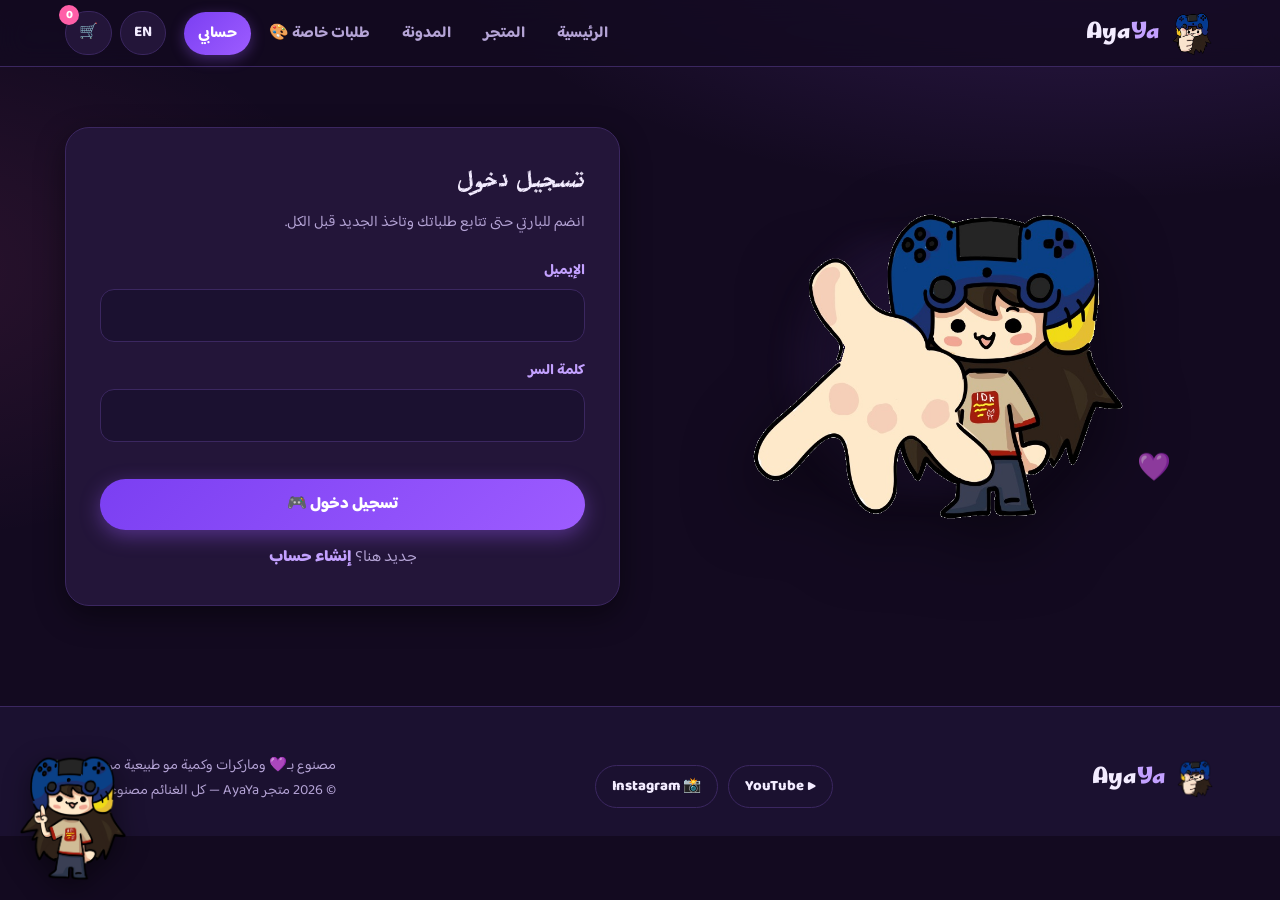
<file: account.html>
<!DOCTYPE html>
<html lang="ar" dir="rtl">
<head>
  <meta charset="UTF-8">
  <meta name="viewport" content="width=device-width, initial-scale=1.0">
  <title>Account — AyaYa Store</title>
  <link rel="icon" type="image/png" href="assets/img/logo.png">
  <link rel="preconnect" href="https://fonts.googleapis.com">
  <link rel="preconnect" href="https://fonts.gstatic.com" crossorigin>
  <link href="https://fonts.googleapis.com/css2?family=Baloo+2:wght@500;700;800&family=Baloo+Bhaijaan+2:wght@500;700;800&family=Marhey:wght@400;500;700&family=Press+Start+2P&display=swap" rel="stylesheet">
  <link rel="stylesheet" href="assets/css/style.css">
</head>
<body>
  <header class="site" id="site-header"></header>

  <main>
    <div class="container">
      <div class="auth-wrap" id="auth-wrap"></div>
    </div>
  </main>

  <footer class="site" id="site-footer"></footer>

  <script src="assets/js/data.js"></script>
  <script src="assets/js/main.js"></script>
  <script>
    let mode = "login"; // or "signup"

    function artSide() {
      return `<div class="hero-art">
        <div class="halo"></div>
        <img class="mascot-main" src="${esc(img("accountArt"))}" alt="Aya reaching out">
        <span class="floaty" style="top:6%;left:10%"></span>
        <span class="floaty" style="bottom:10%;right:8%;animation-delay:1.8s">💜</span>
      </div>`;
    }

    function renderAccount() {
      const wrap = document.getElementById("auth-wrap");
      const user = currentUser();

      if (user) {
        wrap.innerHTML = `${artSide()}
          <div class="form-card">
            <h2>${t("welcomeBack")}, ${esc(user.name)}! 👋</h2>
            <p class="hint">${t("accWho")}: <b>${esc(user.email)}</b><br>${t("memberSince")}: ${esc(user.joined || "2026")}</p>
            ${user.isAdmin ? `<p class="form-msg ok">${t("accAdmin")}</p>
              <a class="btn btn-primary" href="admin.html" style="margin-bottom:12px">${t("goAdmin")}</a><br>` : `<p class="hint">${t("yourOrders")}</p>`}
            <button class="btn btn-ghost" onclick="logout()">${t("logout")}</button>
          </div>`;
        return;
      }

      const isLogin = mode === "login";
      wrap.innerHTML = `${artSide()}
        <div class="form-card">
          <h2>${isLogin ? t("login") : t("signup")}</h2>
          <p class="hint">${t("accSub")}</p>
          <form id="auth-form">
            ${isLogin ? "" : `<div class="field"><label>${t("name")}</label><input id="f-name" type="text" maxlength="40"></div>`}
            <div class="field"><label>${t("email")}</label><input id="f-email" type="email" autocomplete="email"></div>
            <div class="field"><label>${t("password")}</label><input id="f-pass" type="password" autocomplete="${isLogin ? "current-password" : "new-password"}"></div>
            ${isLogin ? "" : `<div class="field"><label>${t("confirm")}</label><input id="f-confirm" type="password" autocomplete="new-password"></div>`}
            <p class="form-msg" id="form-msg"></p>
            <button class="btn btn-primary" type="submit" style="width:100%">${isLogin ? t("login") : t("signup")} 🎮</button>
          </form>
          <p class="switch-auth">${isLogin ? t("noAcc") : t("haveAcc")}
            <a id="switch-mode">${isLogin ? t("signup") : t("login")}</a></p>
        </div>`;

      document.getElementById("switch-mode").addEventListener("click", () => {
        mode = isLogin ? "signup" : "login";
        renderAccount();
      });
      document.getElementById("auth-form").addEventListener("submit", onSubmit);
    }

    function msg(text, ok) {
      const el = document.getElementById("form-msg");
      el.textContent = text;
      el.className = "form-msg " + (ok ? "ok" : "err");
    }

    async function onSubmit(e) {
      e.preventDefault();
      const email = document.getElementById("f-email").value.trim().toLowerCase();
      const pass = document.getElementById("f-pass").value;

      if (mode === "signup") {
        const name = document.getElementById("f-name").value.trim();
        const confirm = document.getElementById("f-confirm").value;
        if (!name || !email || !pass) return msg(t("errFill"));
        if (!/^\S+@\S+\.\S+$/.test(email)) return msg(t("errEmail"));
        if (pass.length < 6) return msg(t("errPassLen"));
        if (pass !== confirm) return msg(t("errMatch"));
        const users = getUsers();
        if (users.some(u => u.email === email)) return msg(t("errExists"));
        const user = { name, email, pass: await hashPass(pass), isAdmin: false, joined: new Date().toISOString().slice(0, 10) };
        users.push(user);
        setUsers(users);
        LS.set("ayaya_session", { name, email, isAdmin: false, joined: user.joined });
        msg(t("okSignup"), true);
        confettiBurst();
        mascotSay(t("okSignup"), "mascotHappy");
        setTimeout(() => { renderChrome(); renderAccount(); }, 1200);
      } else {
        if (!email || !pass) return msg(t("errFill"));
        const users = getUsers();
        const hashed = await hashPass(pass);
        const user = users.find(u => u.email === email && u.pass === hashed);
        if (!user) return msg(t("errLogin"));
        LS.set("ayaya_session", { name: user.name, email: user.email, isAdmin: !!user.isAdmin, joined: user.joined });
        renderChrome();
        renderAccount();
        mascotSay(t("welcomeBack") + ", " + user.name + "!", "mascotHappy");
      }
    }

    window.onLangChange = renderAccount;
    document.addEventListener("DOMContentLoaded", renderAccount);
  </script>
</body>
</html>
</file>
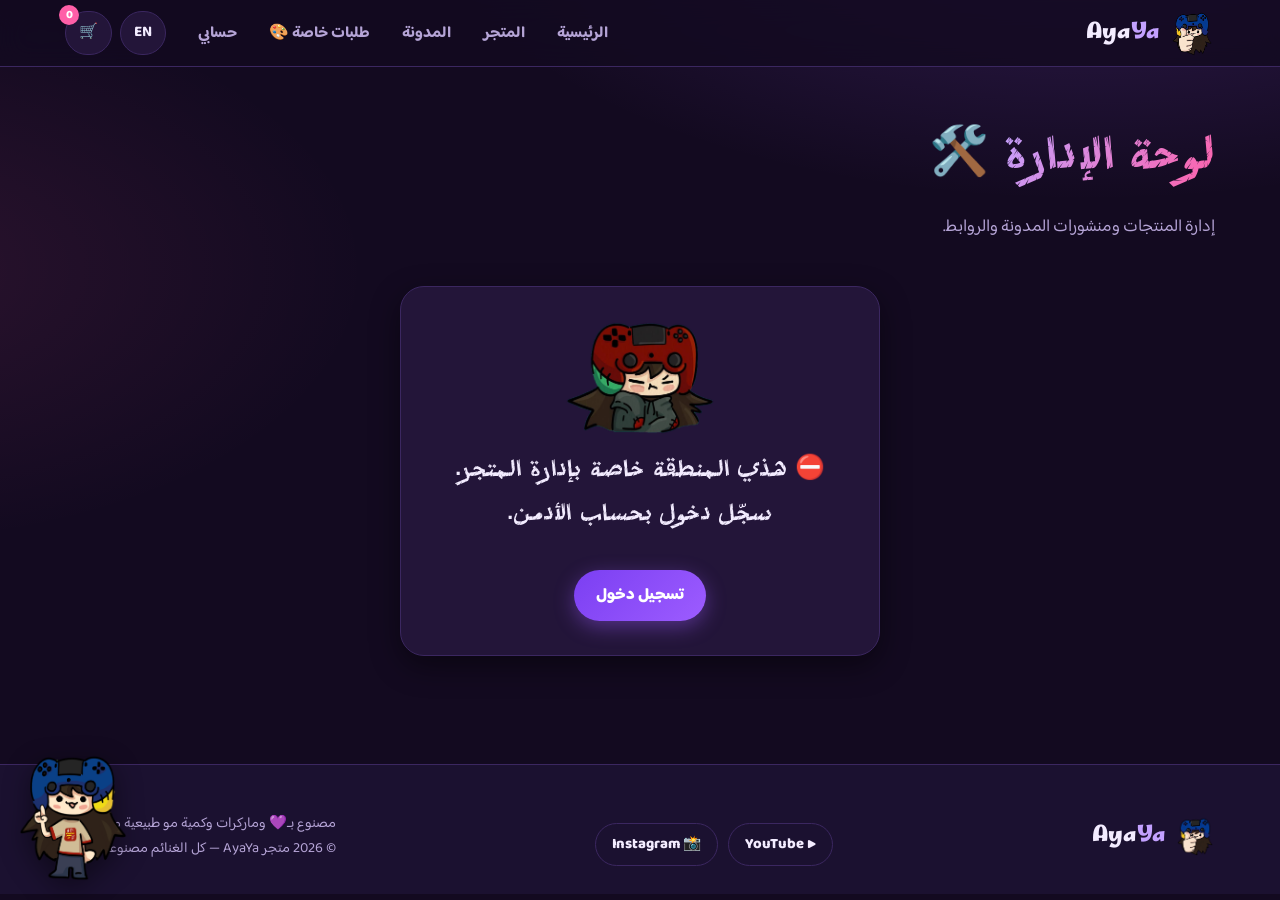
<file: admin.html>
<!DOCTYPE html>
<html lang="ar" dir="rtl">
<head>
  <meta charset="UTF-8">
  <meta name="viewport" content="width=device-width, initial-scale=1.0">
  <title>Admin — AyaYa Store</title>
  <link rel="icon" type="image/png" href="assets/img/logo.png">
  <link rel="preconnect" href="https://fonts.googleapis.com">
  <link rel="preconnect" href="https://fonts.gstatic.com" crossorigin>
  <link href="https://fonts.googleapis.com/css2?family=Baloo+2:wght@500;700;800&family=Baloo+Bhaijaan+2:wght@500;700;800&family=Marhey:wght@400;500;700&family=Press+Start+2P&display=swap" rel="stylesheet">
  <link rel="stylesheet" href="assets/css/style.css">
</head>
<body>
  <header class="site" id="site-header"></header>

  <main>
    <section class="page-hero">
      <div class="container">
        <h1><span class="grad" data-i18n="adminTitle"></span> 🛠️</h1>
        <p data-i18n="adminSub"></p>
      </div>
    </section>

    <section class="block" style="padding-top:10px">
      <div class="container" id="admin-root"></div>
    </section>
  </main>

  <footer class="site" id="site-footer"></footer>

  <script src="assets/js/data.js"></script>
  <script src="assets/js/main.js"></script>
  <script>
    let tab = "products";
    let editing = null; // {type:'product'|'post', id or null}
    let textQuery = "";
    let formImages = []; // product form gallery working copy

    /* ---------- guards ---------- */
    function renderAdmin() {
      document.querySelectorAll("[data-i18n]").forEach(el => { el.textContent = t(el.dataset.i18n); });
      const root = document.getElementById("admin-root");
      if (!isAdmin()) {
        root.innerHTML = `<div class="form-card" style="max-width:480px;margin-inline:auto;text-align:center">
          <img src="${esc(img("mascotGrumpy"))}" style="width:150px;margin:0 auto 14px" alt="">
          <h2>⛔ ${t("adminOnly")}</h2><br>
          <a class="btn btn-primary" href="account.html">${t("login")}</a>
        </div>`;
        return;
      }
      root.innerHTML = `
        <div class="admin-tabs">
          <button class="pill${tab === "products" ? " active" : ""}" data-tab="products">🛍 ${t("tabProducts")}</button>
          <button class="pill${tab === "posts" ? " active" : ""}" data-tab="posts">✏️ ${t("tabPosts")}</button>
          <button class="pill${tab === "texts" ? " active" : ""}" data-tab="texts">🔤 ${t("tabTexts")}</button>
          <button class="pill${tab === "images" ? " active" : ""}" data-tab="images">🖼 ${t("tabImages")}</button>
          <button class="pill${tab === "settings" ? " active" : ""}" data-tab="settings">⚙️ ${t("tabSettings")}</button>
          <span style="flex:1"></span>
          <button class="btn btn-gold btn-sm" id="export-btn">${t("exportData")}</button>
        </div>
        <p class="hint" style="color:var(--muted);margin-bottom:20px">💡 ${t("exportHint")}</p>
        <div id="tab-body"></div>`;
      document.querySelectorAll("[data-tab]").forEach(b => b.addEventListener("click", () => { tab = b.dataset.tab; editing = null; renderAdmin(); }));
      document.getElementById("export-btn").addEventListener("click", exportData);
      if (tab === "products") renderProducts();
      else if (tab === "posts") renderPostsTab();
      else if (tab === "texts") renderTextsTab();
      else if (tab === "images") renderImagesTab();
      else renderSettings();
    }

    /* ---------- shared image reading ---------- */
    function readFileAsDataURL(file, cb) {
      if (file.size > 900 * 1024) { alert("Image too big (max ~900KB) — please resize it first."); return; }
      const r = new FileReader();
      r.onload = () => cb(r.result);
      r.readAsDataURL(file);
    }

    /* ---------- products ---------- */
    function renderProducts() {
      const body = document.getElementById("tab-body");
      if (editing && editing.type === "product") return renderProductForm(body);
      const products = getProducts();
      const cover = p => (p.images && p.images.length) ? p.images[0] : p.img;
      body.innerHTML = `
        <div style="margin-bottom:16px"><button class="btn btn-primary btn-sm" id="add-product">${t("addProduct")}</button></div>
        <div class="table-wrap"><table class="admin">
          <tr><th>${t("thPhoto")}</th><th>${t("thName")}</th><th>${t("thPrice")}</th><th>${t("thCat")}</th><th>${t("thStock")}</th><th>${t("thActions")}</th></tr>
          ${products.map(p => `<tr>
            <td><img src="${esc(cover(p))}" alt=""></td>
            <td><b>${esc(p.en.name)}</b><br><span style="color:var(--muted)">${esc(p.ar.name)}</span></td>
            <td class="price">${money(p.price)}</td>
            <td>${t(p.category)}</td>
            <td>${p.inStock ? "✅" : "❌"}</td>
            <td style="white-space:nowrap">
              <button class="btn btn-ghost btn-sm" data-edit="${p.id}">${t("edit")}</button>
              <button class="btn btn-danger btn-sm" data-del="${p.id}">${t("del")}</button>
            </td></tr>`).join("")}
        </table></div>`;
      document.getElementById("add-product").addEventListener("click", () => { editing = { type: "product", id: null }; formImages = []; renderAdmin(); });
      document.querySelectorAll("[data-edit]").forEach(b => b.addEventListener("click", () => {
        editing = { type: "product", id: b.dataset.edit };
        const p = getProducts().find(x => x.id === b.dataset.edit);
        formImages = p ? [...(p.images && p.images.length ? p.images : [p.img])] : [];
        renderAdmin();
      }));
      document.querySelectorAll("[data-del]").forEach(b => b.addEventListener("click", () => {
        if (!confirm(t("confirmDel"))) return;
        setProducts(getProducts().filter(p => p.id !== b.dataset.del));
        renderAdmin();
      }));
    }

    function galleryEditor() {
      return `<div class="field"><label>${t("fMoreImages")}</label>
        <div class="gallery-thumbs" id="form-gallery">
          ${formImages.map((src, i) => `<div style="position:relative">
            <img src="${esc(src)}" class="${i === 0 ? "active" : ""}" alt="">
            <button type="button" data-rmimg="${i}" style="position:absolute;top:-6px;inset-inline-end:-6px;background:var(--magenta);color:#fff;border:none;border-radius:999px;width:22px;height:22px;cursor:pointer;font-weight:800">✕</button>
          </div>`).join("")}
        </div>
        <input id="f-img-file" type="file" accept="image/*" multiple style="margin-top:10px">
        <input id="f-img-url" type="text" placeholder="…or paste an image URL and press ${t("addImage")}" style="margin-top:8px">
        <button type="button" class="btn btn-ghost btn-sm" id="add-img-url" style="margin-top:8px">${t("addImage")}</button>
      </div>`;
    }

    function bindGalleryEditor(rerender) {
      document.querySelectorAll("[data-rmimg]").forEach(b => b.addEventListener("click", () => {
        formImages.splice(Number(b.dataset.rmimg), 1);
        rerender();
      }));
      document.getElementById("f-img-file").addEventListener("change", e => {
        [...e.target.files].forEach(f => readFileAsDataURL(f, url => { formImages.push(url); rerender(); }));
      });
      document.getElementById("add-img-url").addEventListener("click", () => {
        const v = document.getElementById("f-img-url").value.trim();
        if (v) { formImages.push(v); rerender(); }
      });
    }

    function renderProductForm(body) {
      const p = getProducts().find(x => x.id === editing.id) || { id: "", img: "", images: [], price: 10, category: "paintings", featured: false, inStock: true, youtube: "", en: { name: "", desc: "" }, ar: { name: "", desc: "" } };
      body.innerHTML = `<div class="form-card" style="max-width:680px">
        <h2>${editing.id ? t("edit") : t("addProduct")}</h2><br>
        <div class="field"><label>${t("fNameEn")}</label><input id="f-name-en" value="${esc(p.en.name)}"></div>
        <div class="field"><label>${t("fNameAr")}</label><input id="f-name-ar" dir="rtl" value="${esc(p.ar.name)}"></div>
        <div class="field"><label>${t("fDescEn")}</label><textarea id="f-desc-en" rows="3">${esc(p.en.desc)}</textarea></div>
        <div class="field"><label>${t("fDescAr")}</label><textarea id="f-desc-ar" dir="rtl" rows="3">${esc(p.ar.desc)}</textarea></div>
        <div class="field"><label>${t("fPrice")}</label><input id="f-price" type="number" min="0" step="1" value="${p.price}"></div>
        <div class="field"><label>${t("fCat")}</label>
          <select id="f-cat">${["paintings", "crafts", "prints", "commissions"].map(c => `<option value="${c}"${p.category === c ? " selected" : ""}>${t(c)}</option>`).join("")}</select></div>
        ${galleryEditor()}
        <div class="field"><label>${t("fYoutubeProd")}</label><input id="f-youtube" value="${esc(p.youtube || "")}" placeholder="https://youtube.com/watch?v=…"></div>
        <div class="field"><label><input type="checkbox" id="f-featured"${p.featured ? " checked" : ""}> ${t("fFeatured")}</label></div>
        <div class="field"><label><input type="checkbox" id="f-stock"${p.inStock ? " checked" : ""}> ${t("fStock")}</label></div>
        <div style="display:flex;gap:10px">
          <button class="btn btn-primary" id="save-product">${t("save")}</button>
          <button class="btn btn-ghost" id="cancel-edit">${t("cancel")}</button>
        </div></div>`;
      const rerender = () => renderProductForm(body);
      bindGalleryEditor(rerender);
      document.getElementById("cancel-edit").addEventListener("click", () => { editing = null; renderAdmin(); });
      document.getElementById("save-product").addEventListener("click", () => {
        const nameEn = document.getElementById("f-name-en").value.trim();
        if (!nameEn) return alert(t("errFill"));
        const products = getProducts();
        const imgs = formImages.length ? formImages : ["assets/img/logo.png"];
        const item = {
          id: editing.id || nameEn.toLowerCase().replace(/[^a-z0-9]+/g, "-").replace(/^-|-$/g, "") + "-" + Date.now().toString(36),
          img: imgs[0],
          images: imgs,
          price: Number(document.getElementById("f-price").value) || 0,
          category: document.getElementById("f-cat").value,
          featured: document.getElementById("f-featured").checked,
          inStock: document.getElementById("f-stock").checked,
          youtube: document.getElementById("f-youtube").value.trim(),
          en: { name: nameEn, desc: document.getElementById("f-desc-en").value.trim() },
          ar: { name: document.getElementById("f-name-ar").value.trim() || nameEn, desc: document.getElementById("f-desc-ar").value.trim() }
        };
        const i = products.findIndex(x => x.id === editing.id);
        if (i >= 0) products[i] = item; else products.push(item);
        setProducts(products);
        editing = null;
        toast("✓ " + t("save"));
        renderAdmin();
      });
    }

    /* ---------- posts ---------- */
    function renderPostsTab() {
      const body = document.getElementById("tab-body");
      if (editing && editing.type === "post") return renderPostForm(body);
      const posts = [...getPosts()].sort((a, b) => b.date.localeCompare(a.date));
      body.innerHTML = `
        <div style="margin-bottom:16px"><button class="btn btn-primary btn-sm" id="add-post">${t("addPost")}</button></div>
        <div class="table-wrap"><table class="admin">
          <tr><th>${t("thPhoto")}</th><th>${t("thTitle")}</th><th>${t("thDate")}</th><th>${t("fTag")}</th><th>${t("thActions")}</th></tr>
          ${posts.map(p => `<tr>
            <td>${p.img ? `<img src="${esc(p.img)}" alt="">` : (p.youtube ? "▶️" : p.instagram ? "📸" : "📝")}</td>
            <td><b>${esc(p.en.title)}</b><br><span style="color:var(--muted)">${esc(p.ar.title)}</span></td>
            <td>${p.date}</td><td>#${esc(p.tag)}</td>
            <td style="white-space:nowrap">
              <button class="btn btn-ghost btn-sm" data-edit="${p.id}">${t("edit")}</button>
              <button class="btn btn-danger btn-sm" data-del="${p.id}">${t("del")}</button>
            </td></tr>`).join("")}
        </table></div>`;
      document.getElementById("add-post").addEventListener("click", () => { editing = { type: "post", id: null }; renderAdmin(); });
      document.querySelectorAll("[data-edit]").forEach(b => b.addEventListener("click", () => { editing = { type: "post", id: b.dataset.edit }; renderAdmin(); }));
      document.querySelectorAll("[data-del]").forEach(b => b.addEventListener("click", () => {
        if (!confirm(t("confirmDel"))) return;
        setPosts(getPosts().filter(p => p.id !== b.dataset.del));
        renderAdmin();
      }));
    }

    function renderPostForm(body) {
      const p = getPosts().find(x => x.id === editing.id) || { id: "", date: new Date().toISOString().slice(0, 10), img: "", tag: "drawings", youtube: "", instagram: "", link: "", en: { title: "", body: "" }, ar: { title: "", body: "" } };
      body.innerHTML = `<div class="form-card" style="max-width:680px">
        <h2>${editing.id ? t("edit") : t("addPost")}</h2><br>
        <div class="field"><label>${t("fTitleEn")}</label><input id="f-title-en" value="${esc(p.en.title)}"></div>
        <div class="field"><label>${t("fTitleAr")}</label><input id="f-title-ar" dir="rtl" value="${esc(p.ar.title)}"></div>
        <div class="field"><label>${t("fBodyEn")}</label><textarea id="f-body-en" rows="5">${esc(p.en.body)}</textarea></div>
        <div class="field"><label>${t("fBodyAr")}</label><textarea id="f-body-ar" dir="rtl" rows="5">${esc(p.ar.body)}</textarea></div>
        <div class="field"><label>${t("fDate")}</label><input id="f-date" type="date" value="${p.date}"></div>
        <div class="field"><label>${t("fTag")}</label><input id="f-tag" value="${esc(p.tag)}" placeholder="drawings / paintings / gaming…"></div>
        <div class="field"><label>${t("fYoutube")}</label><input id="f-youtube" value="${esc(p.youtube)}" placeholder="https://youtube.com/watch?v=…"></div>
        <div class="field"><label>📸 Instagram</label><input id="f-instagram" value="${esc(p.instagram || "")}" placeholder="https://www.instagram.com/reel/…"></div>
        <div class="field"><label>${t("fLink")}</label><input id="f-link" value="${esc(p.link)}" placeholder="https://…"></div>
        <div class="field"><label>${t("fImg")} <small>(${t("fImgHint")})</small></label>
          <input id="f-img" type="text" value="${esc(p.img || "")}" placeholder="assets/img/… or https://…">
          <input id="f-img-file" type="file" accept="image/*" style="margin-top:8px">
          ${p.img ? `<img src="${esc(p.img)}" style="width:90px;border-radius:12px;margin-top:8px">` : ""}
        </div>
        <div style="display:flex;gap:10px">
          <button class="btn btn-primary" id="save-post">${t("save")}</button>
          <button class="btn btn-ghost" id="cancel-edit">${t("cancel")}</button>
        </div></div>`;
      document.getElementById("cancel-edit").addEventListener("click", () => { editing = null; renderAdmin(); });
      document.getElementById("save-post").addEventListener("click", () => {
        const finish = imgUrl => {
          const titleEn = document.getElementById("f-title-en").value.trim();
          if (!titleEn) return alert(t("errFill"));
          const posts = getPosts();
          const item = {
            id: editing.id || titleEn.toLowerCase().replace(/[^a-z0-9]+/g, "-").replace(/^-|-$/g, "") + "-" + Date.now().toString(36),
            date: document.getElementById("f-date").value || new Date().toISOString().slice(0, 10),
            img: imgUrl,
            tag: document.getElementById("f-tag").value.trim() || "blog",
            youtube: document.getElementById("f-youtube").value.trim(),
            instagram: document.getElementById("f-instagram").value.trim(),
            link: document.getElementById("f-link").value.trim(),
            en: { title: titleEn, body: document.getElementById("f-body-en").value.trim() },
            ar: { title: document.getElementById("f-title-ar").value.trim() || titleEn, body: document.getElementById("f-body-ar").value.trim() }
          };
          const i = posts.findIndex(x => x.id === editing.id);
          if (i >= 0) posts[i] = item; else posts.push(item);
          setPosts(posts);
          editing = null;
          toast("✓ " + t("save"));
          renderAdmin();
        };
        const file = document.getElementById("f-img-file").files[0];
        if (file) readFileAsDataURL(file, finish);
        else finish(document.getElementById("f-img").value.trim());
      });
    }

    /* ---------- texts (wording) tab ---------- */
    function textKeys() {
      // all editable string keys from the built-in dictionary
      return Object.keys(I.en).filter(k => typeof I.en[k] === "string");
    }

    function renderTextsTab() {
      const body = document.getElementById("tab-body");
      const saved = LS.get("ayaya_texts", { en: {}, ar: {} });
      const facts = (saved[LANG === "ar" ? "ar" : "en"]?.mascotFacts);
      const factsEn = saved.en?.mascotFacts || I.en.mascotFacts;
      const factsAr = saved.ar?.mascotFacts || I.ar.mascotFacts;
      const marqueeEn = saved.en?.marquee || I.en.marquee;
      const marqueeAr = saved.ar?.marquee || I.ar.marquee;
      const q = textQuery.trim().toLowerCase();
      const keys = textKeys().filter(k =>
        !q || k.toLowerCase().includes(q) ||
        String(I.en[k]).toLowerCase().includes(q) ||
        String(I.ar[k] || "").toLowerCase().includes(q) ||
        String(saved.en?.[k] || "").toLowerCase().includes(q) ||
        String(saved.ar?.[k] || "").toLowerCase().includes(q));

      body.innerHTML = `
        <p class="hint" style="color:var(--muted);margin-bottom:14px">${t("textsHint")}</p>

        <div class="form-card" style="margin-bottom:24px">
          <h3 style="margin-bottom:10px">💬 ${t("mascotEditor")}</h3>
          <div id="facts-list">
            ${factsEn.map((f, i) => `<div class="texts-row">
              <span class="tkey">#${i + 1} <button data-rmfact="${i}" class="icon-btn" style="font-size:1rem" title="${t("del")}">🗑</button></span>
              <input data-fact-en="${i}" value="${esc(f)}" placeholder="English">
              <input data-fact-ar="${i}" dir="rtl" value="${esc(factsAr[i] || "")}" placeholder="عربي">
            </div>`).join("")}
          </div>
          <button class="btn btn-ghost btn-sm" id="add-fact" style="margin-top:12px">${t("addPhrase")}</button>

          <h3 style="margin:26px 0 10px">🎏 ${t("marqueeEditor")}</h3>
          <div class="texts-row" style="grid-template-columns:1fr 1fr">
            <textarea id="marquee-en" rows="6">${esc(marqueeEn.join("\n"))}</textarea>
            <textarea id="marquee-ar" dir="rtl" rows="6">${esc(marqueeAr.join("\n"))}</textarea>
          </div>
        </div>

        <div class="searchbar">🔍 <input id="text-search" value="${esc(textQuery)}" placeholder="${t("searchTexts")}"></div>
        <div class="form-card">
          <div class="texts-row" style="border-bottom:2px solid var(--purple)">
            <b class="tkey">key</b><b>English</b><b dir="rtl">عربي</b>
          </div>
          ${keys.map(k => `<div class="texts-row">
            <span class="tkey">${esc(k)}</span>
            <input data-ten="${esc(k)}" value="${esc(saved.en?.[k] ?? "")}" placeholder="${esc(I.en[k])}" class="${saved.en?.[k] ? "changed" : ""}">
            <input data-tar="${esc(k)}" dir="rtl" value="${esc(saved.ar?.[k] ?? "")}" placeholder="${esc(I.ar[k] || "")}" class="${saved.ar?.[k] ? "changed" : ""}">
          </div>`).join("")}
        </div>
        <div style="position:sticky;bottom:14px;margin-top:18px;text-align:center">
          <button class="btn btn-primary" id="save-texts" style="box-shadow:var(--shadow)">${t("save")}</button>
        </div>`;

      const search = document.getElementById("text-search");
      search.addEventListener("input", e => {
        textQuery = e.target.value;
        clearTimeout(search._t);
        search._t = setTimeout(() => { renderTextsTab(); document.getElementById("text-search").focus(); }, 350);
      });
      document.getElementById("add-fact").addEventListener("click", () => {
        saveTextsFromForm(false);
        const s2 = LS.get("ayaya_texts", { en: {}, ar: {} });
        s2.en = s2.en || {}; s2.ar = s2.ar || {};
        s2.en.mascotFacts = [...(s2.en.mascotFacts || I.en.mascotFacts), ""];
        s2.ar.mascotFacts = [...(s2.ar.mascotFacts || I.ar.mascotFacts), ""];
        setTexts(s2);
        renderTextsTab();
      });
      document.querySelectorAll("[data-rmfact]").forEach(b => b.addEventListener("click", () => {
        saveTextsFromForm(false);
        const i = Number(b.dataset.rmfact);
        const s2 = LS.get("ayaya_texts", { en: {}, ar: {} });
        s2.en = s2.en || {}; s2.ar = s2.ar || {};
        const en = [...(s2.en.mascotFacts || I.en.mascotFacts)];
        const ar = [...(s2.ar.mascotFacts || I.ar.mascotFacts)];
        en.splice(i, 1); ar.splice(i, 1);
        s2.en.mascotFacts = en; s2.ar.mascotFacts = ar;
        setTexts(s2);
        renderTextsTab();
      }));
      document.getElementById("save-texts").addEventListener("click", () => {
        saveTextsFromForm(true);
        renderChrome();
        applyImages();
      });
    }

    function saveTextsFromForm(notify) {
      const saved = LS.get("ayaya_texts", { en: {}, ar: {} });
      saved.en = saved.en || {}; saved.ar = saved.ar || {};
      document.querySelectorAll("[data-ten]").forEach(inp => {
        const k = inp.dataset.ten, v = inp.value.trim();
        if (v) saved.en[k] = v; else delete saved.en[k];
      });
      document.querySelectorAll("[data-tar]").forEach(inp => {
        const k = inp.dataset.tar, v = inp.value.trim();
        if (v) saved.ar[k] = v; else delete saved.ar[k];
      });
      // mascot facts
      const fe = [...document.querySelectorAll("[data-fact-en]")].map(i => i.value.trim());
      const fa = [...document.querySelectorAll("[data-fact-ar]")].map(i => i.value.trim());
      if (fe.length) {
        saved.en.mascotFacts = fe.filter((v, i) => v || fa[i]).map((v, i) => v || fa[i]);
        saved.ar.mascotFacts = fa.filter((v, i) => v || fe[i]).map((v, i) => v || fe[i]);
      }
      // marquee
      const me = document.getElementById("marquee-en");
      const ma = document.getElementById("marquee-ar");
      if (me) saved.en.marquee = me.value.split("\n").map(s => s.trim()).filter(Boolean);
      if (ma) saved.ar.marquee = ma.value.split("\n").map(s => s.trim()).filter(Boolean);
      setTexts(saved);
      if (notify) toast(t("settingsSaved"));
    }

    /* ---------- images tab ---------- */
    function renderImagesTab() {
      const body = document.getElementById("tab-body");
      const defaults = (typeof DEFAULT_IMAGES !== "undefined") ? DEFAULT_IMAGES : {};
      const overrides = LS.get("ayaya_images", {});
      body.innerHTML = `
        <p class="hint" style="color:var(--muted);margin-bottom:14px">${t("imagesHint")}</p>
        <div class="form-card">
          ${Object.keys(defaults).map(slot => `
            <div class="img-slot-row">
              <img src="${esc(getImages()[slot])}" alt="">
              <span class="slot-name">${t("imgSlot_" + slot)} ${overrides[slot] ? "<span style='color:var(--gold)'>●</span>" : ""}</span>
              <label class="btn btn-ghost btn-sm" style="cursor:pointer">${t("upload")}
                <input type="file" accept="image/*" data-slot="${slot}" hidden></label>
              ${overrides[slot] ? `<button class="btn btn-danger btn-sm" data-reset="${slot}">${t("reset")}</button>` : ""}
            </div>`).join("")}
        </div>`;
      document.querySelectorAll("input[data-slot]").forEach(inp => inp.addEventListener("change", e => {
        const f = e.target.files[0];
        if (!f) return;
        readFileAsDataURL(f, url => {
          const ov = LS.get("ayaya_images", {});
          ov[inp.dataset.slot] = url;
          setImages(ov);
          toast("✓ " + t("save"));
          renderChrome();
          renderImagesTab();
        });
      }));
      document.querySelectorAll("[data-reset]").forEach(b => b.addEventListener("click", () => {
        const ov = LS.get("ayaya_images", {});
        delete ov[b.dataset.reset];
        setImages(ov);
        renderChrome();
        renderImagesTab();
      }));
    }

    /* ---------- settings ---------- */
    function renderSettings() {
      const s = getSettings();
      document.getElementById("tab-body").innerHTML = `<div class="form-card" style="max-width:560px">
        <div class="field"><label>${t("sYoutube")}</label><input id="s-youtube" value="${esc(s.youtube)}"></div>
        <div class="field"><label>${t("sInstagram")}</label><input id="s-instagram" value="${esc(s.instagram)}"></div>
        <div class="field"><label>${t("sTiktok")}</label><input id="s-tiktok" value="${esc(s.tiktok)}"></div>
        <div class="field"><label>${t("sDiscord")}</label><input id="s-discord" value="${esc(s.discord)}"></div>
        <hr style="border-color:var(--line);margin:20px 0">
        <h3 style="margin-bottom:8px">✈️ Telegram</h3>
        <p class="hint" style="color:var(--muted)">${t("tgHint")}</p>
        <div class="field"><label>${t("sTgToken")}</label><input id="s-tgtoken" value="${esc(s.tgToken)}" placeholder="123456:ABC-DEF…"></div>
        <div class="field"><label>${t("sTgChatId")}</label><input id="s-tgchatid" value="${esc(s.tgChatId)}" placeholder="123456789"></div>
        <hr style="border-color:var(--line);margin:20px 0">
        <div class="field"><label>🔑 ${t("password")} (admin)</label><input id="s-pass" type="password" placeholder="••••••"></div>
        <button class="btn btn-primary" id="save-settings">${t("save")}</button>
      </div>`;
      document.getElementById("save-settings").addEventListener("click", async () => {
        setSettings({
          youtube: document.getElementById("s-youtube").value.trim(),
          instagram: document.getElementById("s-instagram").value.trim(),
          tiktok: document.getElementById("s-tiktok").value.trim(),
          discord: document.getElementById("s-discord").value.trim(),
          tgToken: document.getElementById("s-tgtoken").value.trim(),
          tgChatId: document.getElementById("s-tgchatid").value.trim(),
          tgUsername: ""
        });
        const newPass = document.getElementById("s-pass").value;
        if (newPass) {
          if (newPass.length < 6) return alert(t("errPassLen"));
          const users = getUsers();
          const admin = users.find(u => u.isAdmin);
          if (admin) { admin.pass = await hashPass(newPass); setUsers(users); }
        }
        toast(t("settingsSaved"));
        renderChrome();
      });
    }

    /* ---------- export data.js ---------- */
    function exportData() {
      const texts = LS.get("ayaya_texts", { en: {}, ar: {} });
      const images = { ...((typeof DEFAULT_IMAGES !== "undefined") ? DEFAULT_IMAGES : {}), ...LS.get("ayaya_images", {}) };
      const content =
        "/* AyaYa Store content — exported from the admin panel */\n\n" +
        "const DEFAULT_PRODUCTS = " + JSON.stringify(getProducts(), null, 2) + ";\n\n" +
        "const DEFAULT_POSTS = " + JSON.stringify(getPosts(), null, 2) + ";\n\n" +
        "const DEFAULT_SETTINGS = " + JSON.stringify(getSettings(), null, 2) + ";\n\n" +
        "const DEFAULT_IMAGES = " + JSON.stringify(images, null, 2) + ";\n\n" +
        "const DEFAULT_TEXTS = " + JSON.stringify(texts, null, 2) + ";\n";
      const blob = new Blob([content], { type: "text/javascript" });
      const a = document.createElement("a");
      a.href = URL.createObjectURL(blob);
      a.download = "data.js";
      a.click();
      URL.revokeObjectURL(a.href);
    }

    window.onLangChange = renderAdmin;
    document.addEventListener("DOMContentLoaded", renderAdmin);
  </script>
</body>
</html>
</file>
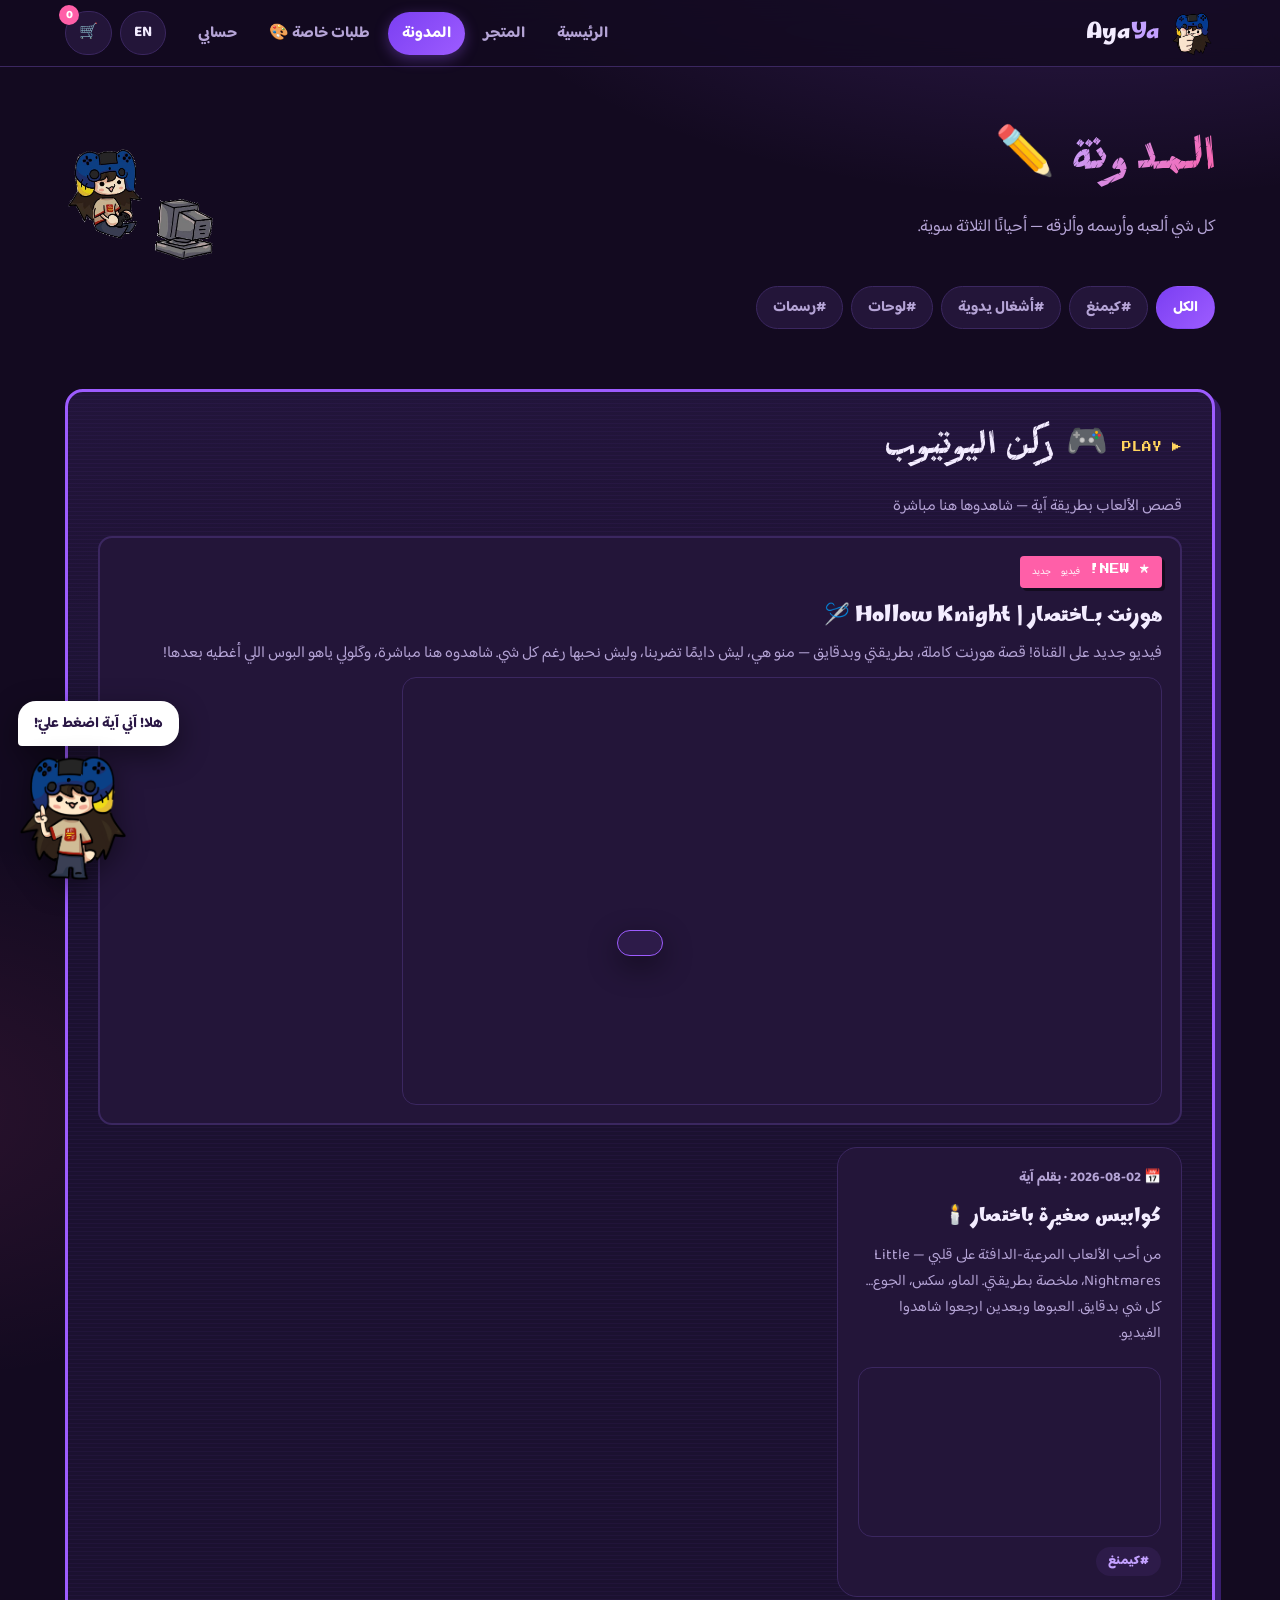
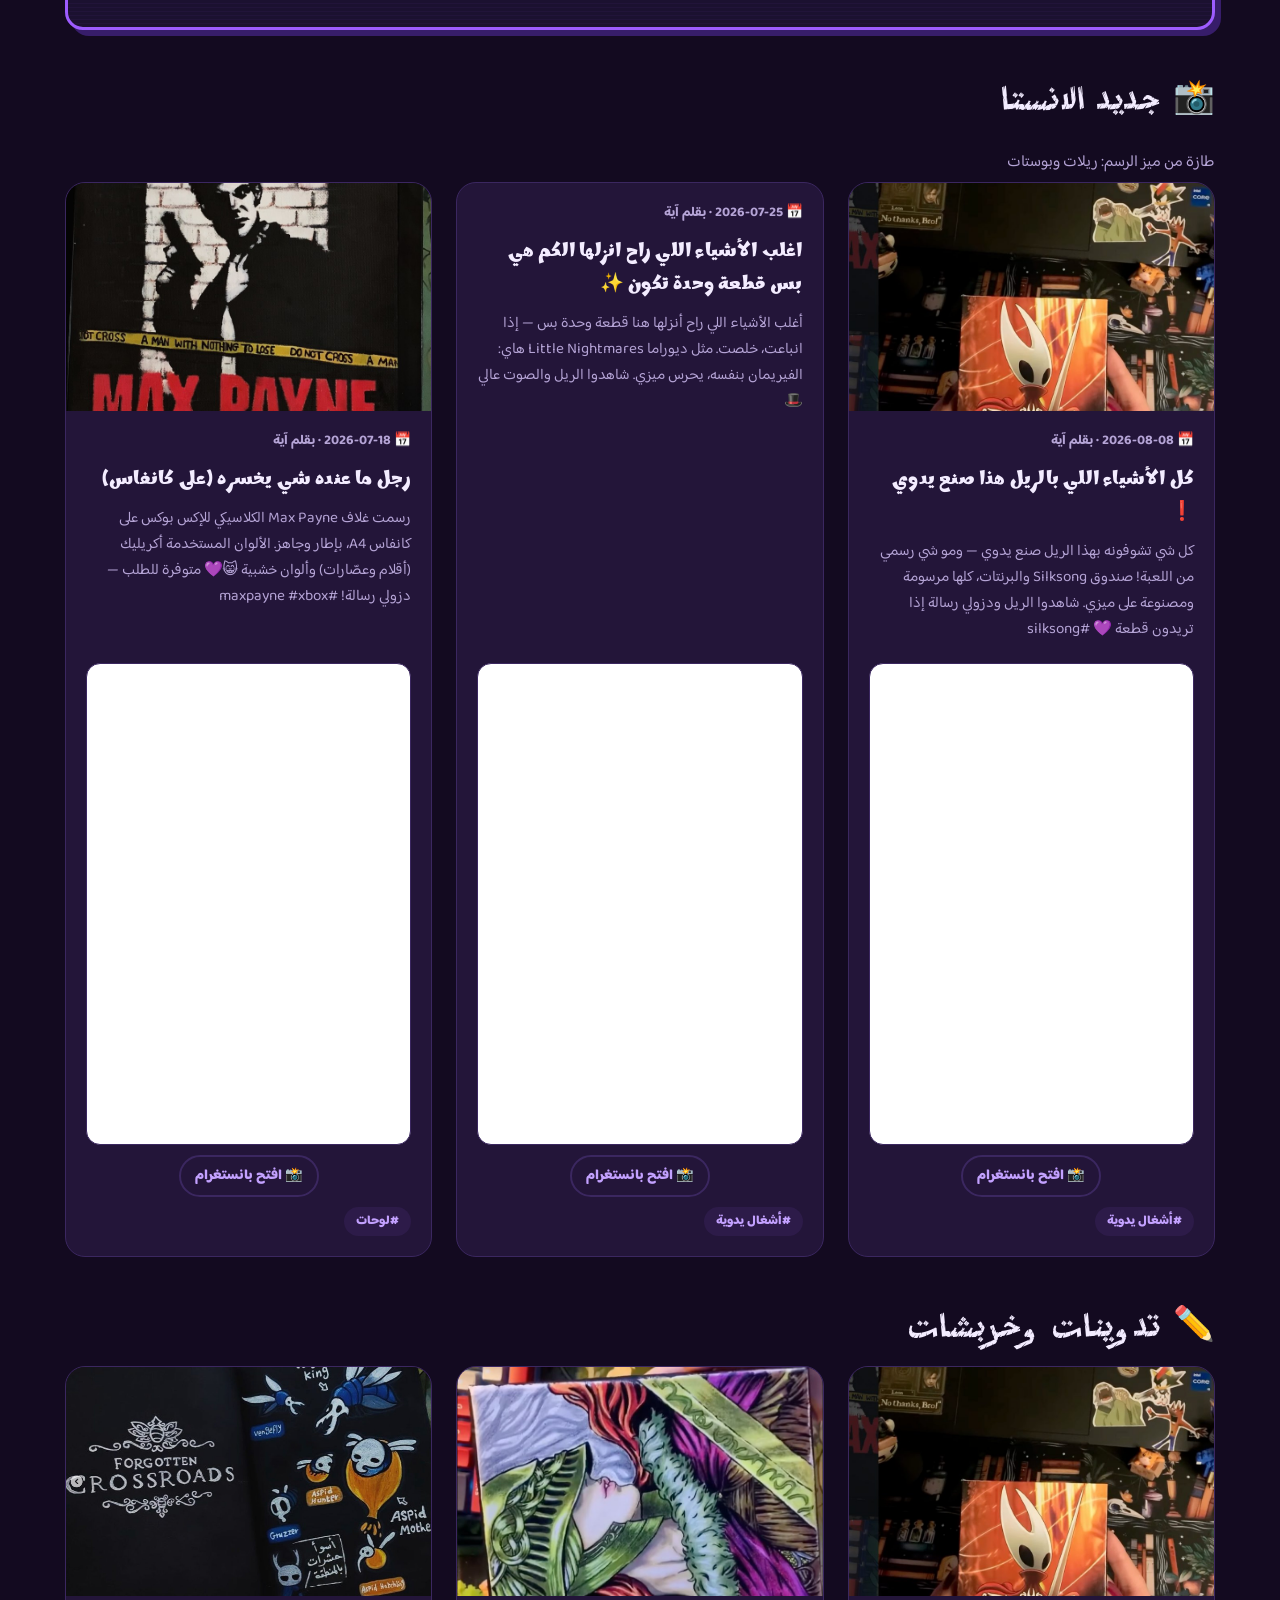
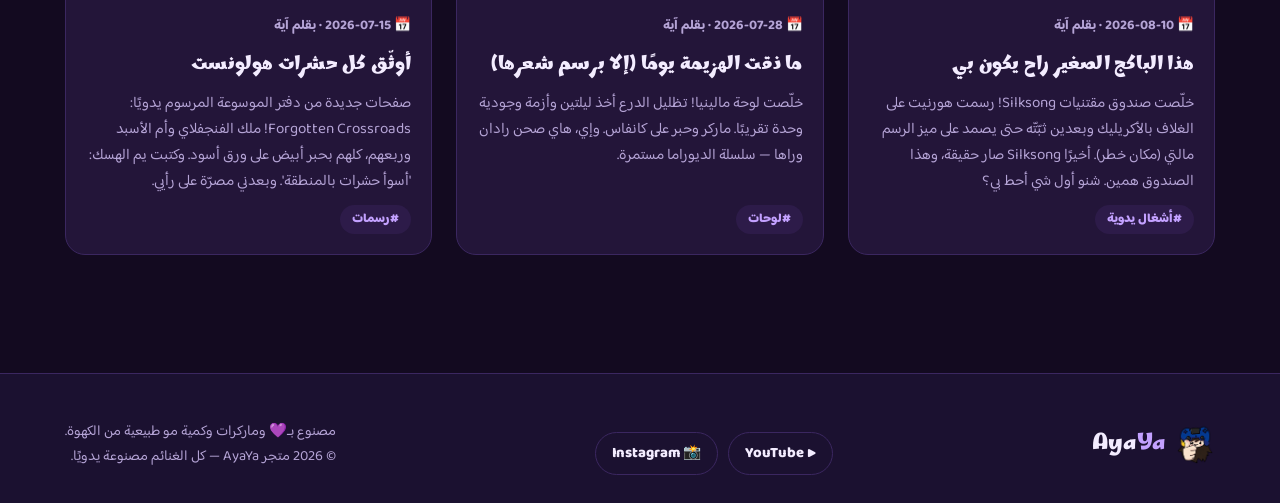
<file: blog.html>
<!DOCTYPE html>
<html lang="ar" dir="rtl">
<head>
  <meta charset="UTF-8">
  <meta name="viewport" content="width=device-width, initial-scale=1.0">
  <title>Blog — AyaYa Store</title>
  <link rel="icon" type="image/png" href="assets/img/logo.png">
  <link rel="preconnect" href="https://fonts.googleapis.com">
  <link rel="preconnect" href="https://fonts.gstatic.com" crossorigin>
  <link href="https://fonts.googleapis.com/css2?family=Baloo+2:wght@500;700;800&family=Baloo+Bhaijaan+2:wght@500;700;800&family=Marhey:wght@400;500;700&family=Press+Start+2P&display=swap" rel="stylesheet">
  <link rel="stylesheet" href="assets/css/style.css">
</head>
<body>
  <header class="site" id="site-header"></header>

  <main>
    <section class="page-hero">
      <div class="container" style="position:relative">
        <h1><span class="grad" data-i18n="blogTitle"></span> ✏️</h1>
        <p data-i18n="blogSub"></p>
        <img class="corner-oc" data-img="blogCorner" src="assets/img/oc-gaming.png" alt="">
      </div>
    </section>

    <section class="block" style="padding-top:10px">
      <div class="container">
        <div class="pills" id="tag-pills"></div>

        <!-- YouTube corner (retro game zone) -->
        <div class="zone" id="yt-zone-wrap">
          <div class="yt-zone">
            <div class="zone-head">
              <span class="pixel-tag pixel-font">▶ PLAY</span>
              <h2>🎮 <span id="yt-zone-title"></span></h2>
              <p id="yt-zone-sub"></p>
            </div>
            <div id="yt-latest"></div>
            <div class="post-grid" id="yt-grid" style="grid-template-columns:repeat(auto-fill,minmax(340px,1fr))"></div>
          </div>
        </div>

        <!-- Instagram zone -->
        <div class="zone" id="ig-zone-wrap">
          <div class="zone-head">
            <h2>📸 <span id="ig-zone-title"></span></h2>
            <p id="ig-zone-sub"></p>
          </div>
          <div class="post-grid" id="ig-grid" style="grid-template-columns:repeat(auto-fill,minmax(340px,1fr))"></div>
        </div>

        <!-- Plain posts -->
        <div class="zone" id="txt-zone-wrap">
          <div class="zone-head">
            <h2>✏️ <span id="txt-zone-title"></span></h2>
          </div>
          <div class="post-grid" id="txt-grid" style="grid-template-columns:repeat(auto-fill,minmax(340px,1fr))"></div>
        </div>
      </div>
    </section>
  </main>

  <footer class="site" id="site-footer"></footer>

  <script src="assets/js/data.js"></script>
  <script src="assets/js/main.js"></script>
  <script>
    let activeTag = "all";

    function ytId(url) {
      const m = String(url || "").match(/(?:youtu\.be\/|v=|shorts\/|embed\/)([\w-]{11})/);
      return m ? m[1] : null;
    }

    function igPath(url) {
      const m = String(url || "").match(/instagram\.com\/(?:[\w.]+\/)?(reel|p|tv)\/([\w-]+)/);
      return m ? `${m[1]}/${m[2]}` : null;
    }

    function postCard(p, opts = {}) {
      const vid = ytId(p.youtube);
      const ig = igPath(p.instagram);
      return `<article class="post reveal shown" id="${esc(p.id)}">
        ${p.img && !opts.noThumb ? `<div class="thumb"><img src="${esc(p.img)}" alt="" loading="lazy"></div>` : ""}
        <div class="post-body">
          <time>📅 ${p.date} · ${t("by")}</time>
          <h3>${esc(loc(p, "title"))}</h3>
          <p style="white-space:pre-line">${esc(loc(p, "body"))}</p>
          ${vid ? `<div class="yt-embed"><iframe src="https://www.youtube-nocookie.com/embed/${vid}" title="YouTube video" allowfullscreen loading="lazy"></iframe></div>`
                : (p.youtube ? `<a class="btn btn-gold btn-sm" href="${esc(p.youtube)}" target="_blank" rel="noopener">${t("watchVideo")}</a>` : "")}
          ${ig ? `<div class="ig-embed"><iframe src="https://www.instagram.com/${ig}/embed/" title="Instagram" loading="lazy" allowfullscreen scrolling="no"></iframe></div>
                 <a class="btn btn-ghost btn-sm" href="${esc(p.instagram)}" target="_blank" rel="noopener" style="align-self:center">${t("watchOnIg")}</a>` : ""}
          ${p.link ? `<a class="btn btn-ghost btn-sm" href="${esc(p.link)}" target="_blank" rel="noopener">${t("openLink")}</a>` : ""}
          <span class="tag" style="align-self:flex-start">#${t(p.tag) !== p.tag ? t(p.tag) : esc(p.tag)}</span>
        </div>
      </article>`;
    }

    function latestVideoCard(p) {
      const vid = ytId(p.youtube);
      return `<div class="yt-latest reveal shown" id="${esc(p.id)}">
        <span class="new-badge">★ NEW! ${t("newVideo")}</span>
        <h3>${esc(loc(p, "title"))}</h3>
        <p style="color:var(--muted);white-space:pre-line">${esc(loc(p, "body"))}</p>
        <div class="yt-embed"><iframe src="https://www.youtube-nocookie.com/embed/${vid}" title="YouTube video" allowfullscreen loading="lazy"></iframe></div>
      </div>`;
    }

    function renderBlog() {
      document.querySelectorAll("[data-i18n]").forEach(el => { el.textContent = t(el.dataset.i18n); });
      document.getElementById("yt-zone-title").textContent = t("ytZone");
      document.getElementById("yt-zone-sub").textContent = t("ytZoneSub");
      document.getElementById("ig-zone-title").textContent = t("igZone");
      document.getElementById("ig-zone-sub").textContent = t("igZoneSub");
      document.getElementById("txt-zone-title").textContent = t("txtZone");

      const posts = [...getPosts()].sort((a, b) => b.date.localeCompare(a.date));
      const tags = ["all", ...new Set(posts.map(p => p.tag).filter(Boolean))];
      document.getElementById("tag-pills").innerHTML = tags.map(tag =>
        `<button class="pill${tag === activeTag ? " active" : ""}" data-tag="${esc(tag)}">${tag === "all" ? t("allCat") : "#" + (t(tag) !== tag ? t(tag) : tag)}</button>`
      ).join("");
      document.querySelectorAll("[data-tag]").forEach(b => b.addEventListener("click", () => {
        activeTag = b.dataset.tag; renderBlog();
      }));

      const shown = posts.filter(p => activeTag === "all" || p.tag === activeTag);
      const yt = shown.filter(p => ytId(p.youtube));
      const igOnly = shown.filter(p => igPath(p.instagram) && !ytId(p.youtube));
      const rest = shown.filter(p => !ytId(p.youtube) && !igPath(p.instagram));

      // YouTube corner: newest video gets the big spot + NEW badge
      const [latest, ...olderYt] = yt;
      document.getElementById("yt-latest").innerHTML = latest ? latestVideoCard(latest) : "";
      document.getElementById("yt-grid").innerHTML = olderYt.map(p => postCard(p)).join("");
      document.getElementById("yt-zone-wrap").style.display = yt.length ? "" : "none";

      document.getElementById("ig-grid").innerHTML = igOnly.map(p => postCard(p)).join("");
      document.getElementById("ig-zone-wrap").style.display = igOnly.length ? "" : "none";

      document.getElementById("txt-grid").innerHTML = rest.map(p => postCard(p)).join("");
      document.getElementById("txt-zone-wrap").style.display = rest.length ? "" : "none";

      applyImages();

      // deep-link scroll
      if (location.hash) {
        const target = document.getElementById(location.hash.slice(1));
        if (target) setTimeout(() => target.scrollIntoView({ behavior: "smooth", block: "center" }), 150);
      }
    }

    window.onLangChange = renderBlog;
    document.addEventListener("DOMContentLoaded", renderBlog);
  </script>
</body>
</html>
</file>
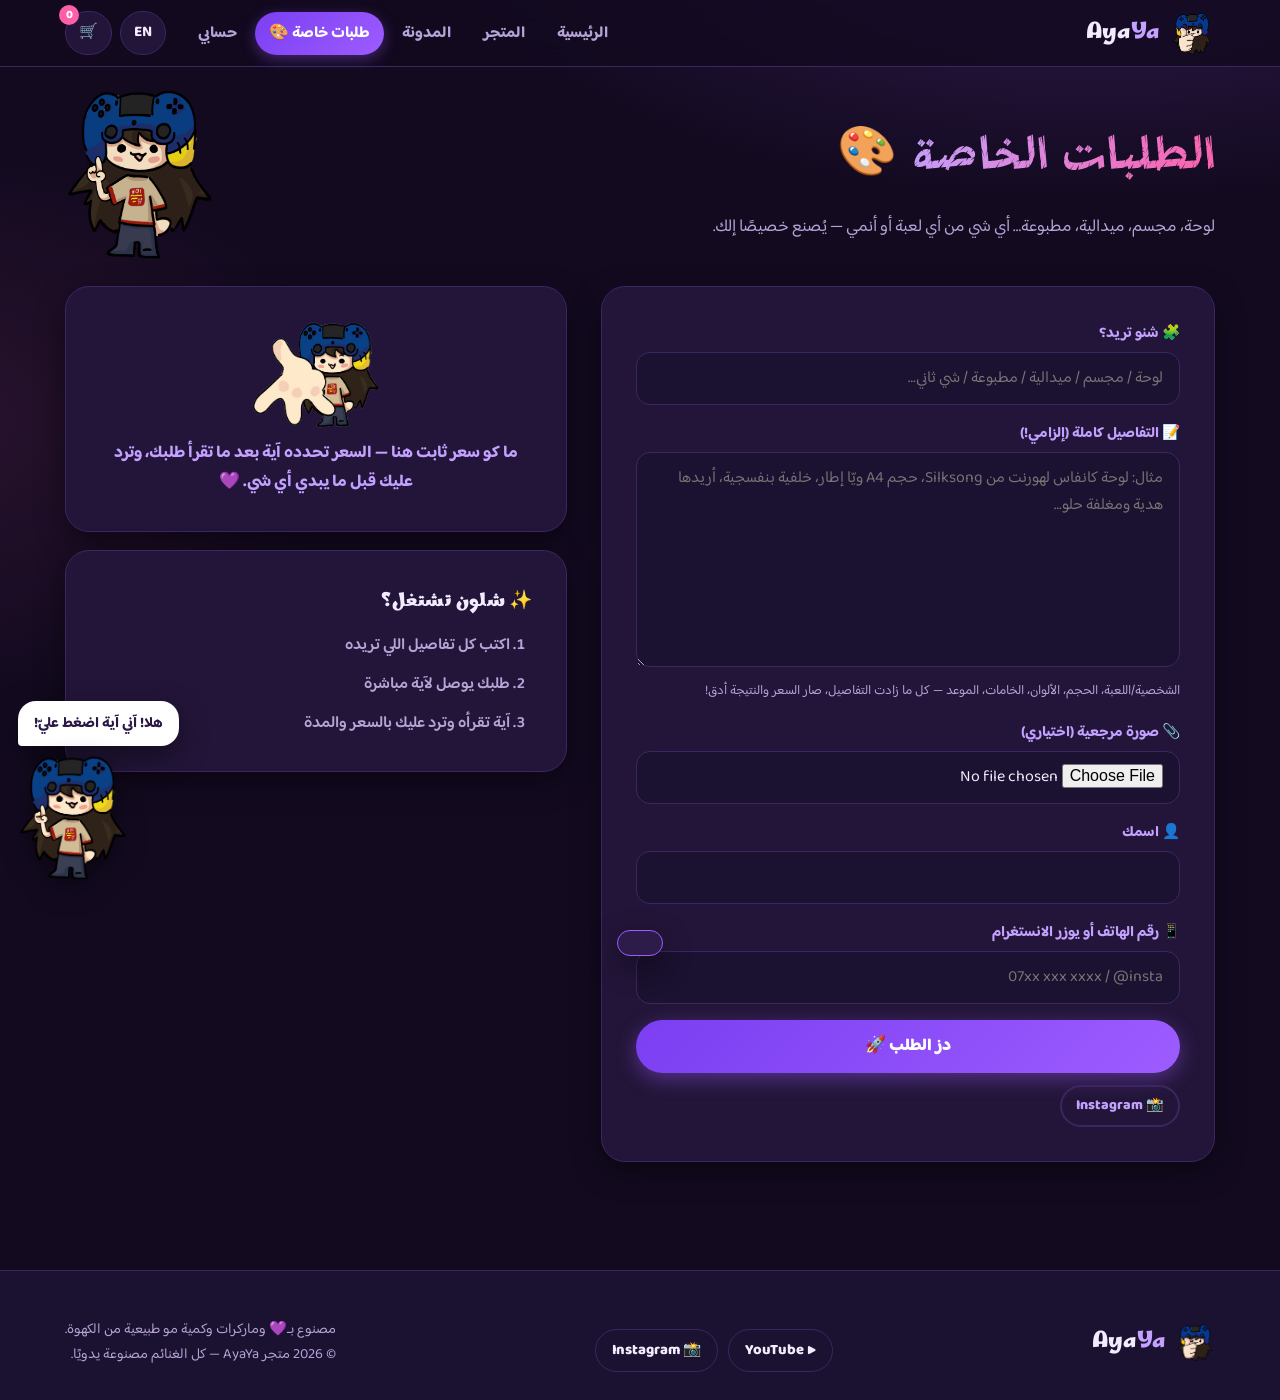
<file: custom.html>
<!DOCTYPE html>
<html lang="ar" dir="rtl">
<head>
  <meta charset="UTF-8">
  <meta name="viewport" content="width=device-width, initial-scale=1.0">
  <title>Custom Orders — AyaYa Store</title>
  <link rel="icon" type="image/png" href="assets/img/logo.png">
  <link rel="preconnect" href="https://fonts.googleapis.com">
  <link rel="preconnect" href="https://fonts.gstatic.com" crossorigin>
  <link href="https://fonts.googleapis.com/css2?family=Baloo+2:wght@500;700;800&family=Baloo+Bhaijaan+2:wght@500;700;800&family=Marhey:wght@400;500;700&family=Press+Start+2P&display=swap" rel="stylesheet">
  <link rel="stylesheet" href="assets/css/style.css">
</head>
<body>
  <header class="site" id="site-header"></header>

  <main>
    <section class="page-hero">
      <div class="container" style="position:relative">
        <h1><span class="grad" id="co-title"></span> 🎨</h1>
        <p id="co-sub"></p>
        <img class="corner-oc" data-img="mascot" src="assets/img/oc-pointing-up.png" alt="">
      </div>
    </section>

    <section class="block" style="padding-top:10px">
      <div class="container" style="display:grid;grid-template-columns:1.1fr .9fr;gap:34px;align-items:start" id="co-grid">

        <div class="form-card">
          <div class="field"><label>🧩 <span id="l-type"></span></label>
            <input id="co-type" maxlength="80"></div>
          <div class="field"><label>📝 <span id="l-details"></span></label>
            <textarea id="co-details" rows="7" maxlength="1500"></textarea>
            <small id="l-details-hint" style="color:var(--muted)"></small></div>
          <div class="field"><label>📎 <span id="l-image"></span></label>
            <input id="co-image" type="file" accept="image/*">
            <img id="co-image-preview" style="display:none;width:110px;border-radius:12px;margin-top:8px" alt=""></div>
          <div class="field"><label>👤 <span id="l-name"></span></label>
            <input id="co-name" maxlength="60"></div>
          <div class="field"><label>📱 <span id="l-phone"></span></label>
            <input id="co-phone" maxlength="60" placeholder="07xx xxx xxxx / @insta"></div>
          <button class="btn btn-primary" id="co-send" style="width:100%;font-size:1.05rem"></button>
          <div style="margin-top:12px;display:flex;gap:10px;flex-wrap:wrap" id="co-fallbacks"></div>
        </div>

        <div style="display:flex;flex-direction:column;gap:18px">
          <div class="form-card" style="text-align:center">
            <img data-img="orderArt" src="assets/img/oc-giving.png" style="width:130px;margin:0 auto 10px" alt="">
            <p id="co-price-note" style="color:var(--purple-soft);font-weight:700;font-size:1.05rem"></p>
          </div>
          <div class="form-card">
            <h3 style="margin-bottom:14px">✨ <span id="co-how"></span></h3>
            <ol id="co-steps" style="display:flex;flex-direction:column;gap:12px;padding-inline-start:22px;color:var(--muted);font-weight:600"></ol>
          </div>
        </div>

      </div>
    </section>
  </main>

  <footer class="site" id="site-footer"></footer>

  <style>
    @media (max-width: 860px) { #co-grid { grid-template-columns: 1fr !important; } }
  </style>

  <script src="assets/js/data.js"></script>
  <script src="assets/js/main.js"></script>
  <script>
    let refImageFile = null;

    function buildCustomText(f) {
      const user = currentUser();
      const when = new Intl.DateTimeFormat("ar-IQ", { timeZone: "Asia/Baghdad", dateStyle: "full", timeStyle: "short" }).format(new Date());
      const sep = "━━━━━━━━━━━━━━";
      return [
        "🎨 طلب خاص جديد — متجر AyaYa",
        sep,
        `🧩 نوع الطلب: ${f.type || "—"}`,
        "📝 التفاصيل:",
        f.details,
        sep,
        `💰 السعر: ${t("coPriceTbd")}`,
        `👤 الاسم: ${f.name}`,
        `📱 التواصل: ${f.phone}`,
        `📧 حساب الموقع: ${user ? `${user.name} (${user.email})` : "زائر بدون حساب"}`,
        `🕐 وقت الطلب: ${when} (بغداد)`,
        f.hasImage ? "📎 صورة مرجعية: جاية برسالة ثانية" : null
      ].filter(x => x !== null).join("\n");
    }

    function renderCustom() {
      document.getElementById("co-title").textContent = t("coTitle");
      document.getElementById("co-sub").textContent = t("coSub");
      document.getElementById("l-type").textContent = t("coType");
      document.getElementById("co-type").placeholder = t("coTypePh");
      document.getElementById("l-details").textContent = t("coDetails");
      document.getElementById("co-details").placeholder = t("coDetailsPh");
      document.getElementById("l-details-hint").textContent = t("coDetailsHint");
      document.getElementById("l-image").textContent = t("coImage");
      document.getElementById("l-name").textContent = t("fBuyerName");
      document.getElementById("l-phone").textContent = t("fBuyerPhone");
      document.getElementById("co-price-note").textContent = t("coPriceNote");
      document.getElementById("co-how").textContent = t("coHow");
      document.getElementById("co-steps").innerHTML =
        [t("coStep1"), t("coStep2"), t("coStep3")].map(s => `<li>${esc(s)}</li>`).join("");
      const s = getSettings();
      document.getElementById("co-send").textContent = (s.tgToken && s.tgChatId) ? t("tgSend") : t("copyOrder");
      document.getElementById("co-fallbacks").innerHTML = `
        <a class="btn btn-ghost btn-sm" href="${esc(s.instagram)}" target="_blank" rel="noopener">📸 Instagram</a>`;
      const user = currentUser();
      if (user && !document.getElementById("co-name").value) document.getElementById("co-name").value = user.name;
      applyImages();
    }

    document.getElementById("co-image").addEventListener("change", e => {
      refImageFile = e.target.files[0] || null;
      const prev = document.getElementById("co-image-preview");
      if (refImageFile) {
        const r = new FileReader();
        r.onload = () => { prev.src = r.result; prev.style.display = "block"; };
        r.readAsDataURL(refImageFile);
      } else prev.style.display = "none";
    });

    document.getElementById("co-send").addEventListener("click", async () => {
      const f = {
        type: document.getElementById("co-type").value.trim(),
        details: document.getElementById("co-details").value.trim(),
        name: document.getElementById("co-name").value.trim(),
        phone: document.getElementById("co-phone").value.trim(),
        hasImage: !!refImageFile
      };
      if (f.details.length < 20) {
        toast(t("coNeedDetails"));
        mascotSay(t("coNeedDetails"), "mascotThinking");
        document.getElementById("co-details").focus();
        return;
      }
      if (!f.name || !f.phone) {
        toast(t("errNeedContact"));
        (f.name ? document.getElementById("co-phone") : document.getElementById("co-name")).focus();
        return;
      }
      const text = buildCustomText(f);
      const s = getSettings();
      const btn = document.getElementById("co-send");
      if (s.tgToken && s.tgChatId) {
        btn.disabled = true;
        btn.textContent = t("tgSending");
        try {
          const res = await fetch(`https://api.telegram.org/bot${encodeURIComponent(s.tgToken)}/sendMessage`, {
            method: "POST",
            headers: { "Content-Type": "application/json" },
            body: JSON.stringify({ chat_id: s.tgChatId, text })
          });
          const data = await res.json();
          if (!data.ok) throw new Error(data.description || "telegram error");
          if (refImageFile) {
            const fd = new FormData();
            fd.append("chat_id", s.tgChatId);
            fd.append("photo", refImageFile);
            fd.append("caption", `📎 صورة مرجعية لطلب ${f.name}`);
            await fetch(`https://api.telegram.org/bot${encodeURIComponent(s.tgToken)}/sendPhoto`, { method: "POST", body: fd }).catch(() => {});
          }
          btn.textContent = "✓ " + t("coSent");
          mascotSay(t("coSent"), "mascotHappy");
          confettiBurst();
        } catch (e) {
          btn.disabled = false;
          btn.textContent = t("tgSend");
          toast(t("tgFail"));
        }
      } else {
        try { await navigator.clipboard.writeText(text); } catch {}
        btn.textContent = t("copied");
      }
    });

    window.onLangChange = renderCustom;
    document.addEventListener("DOMContentLoaded", renderCustom);
  </script>
</body>
</html>
</file>
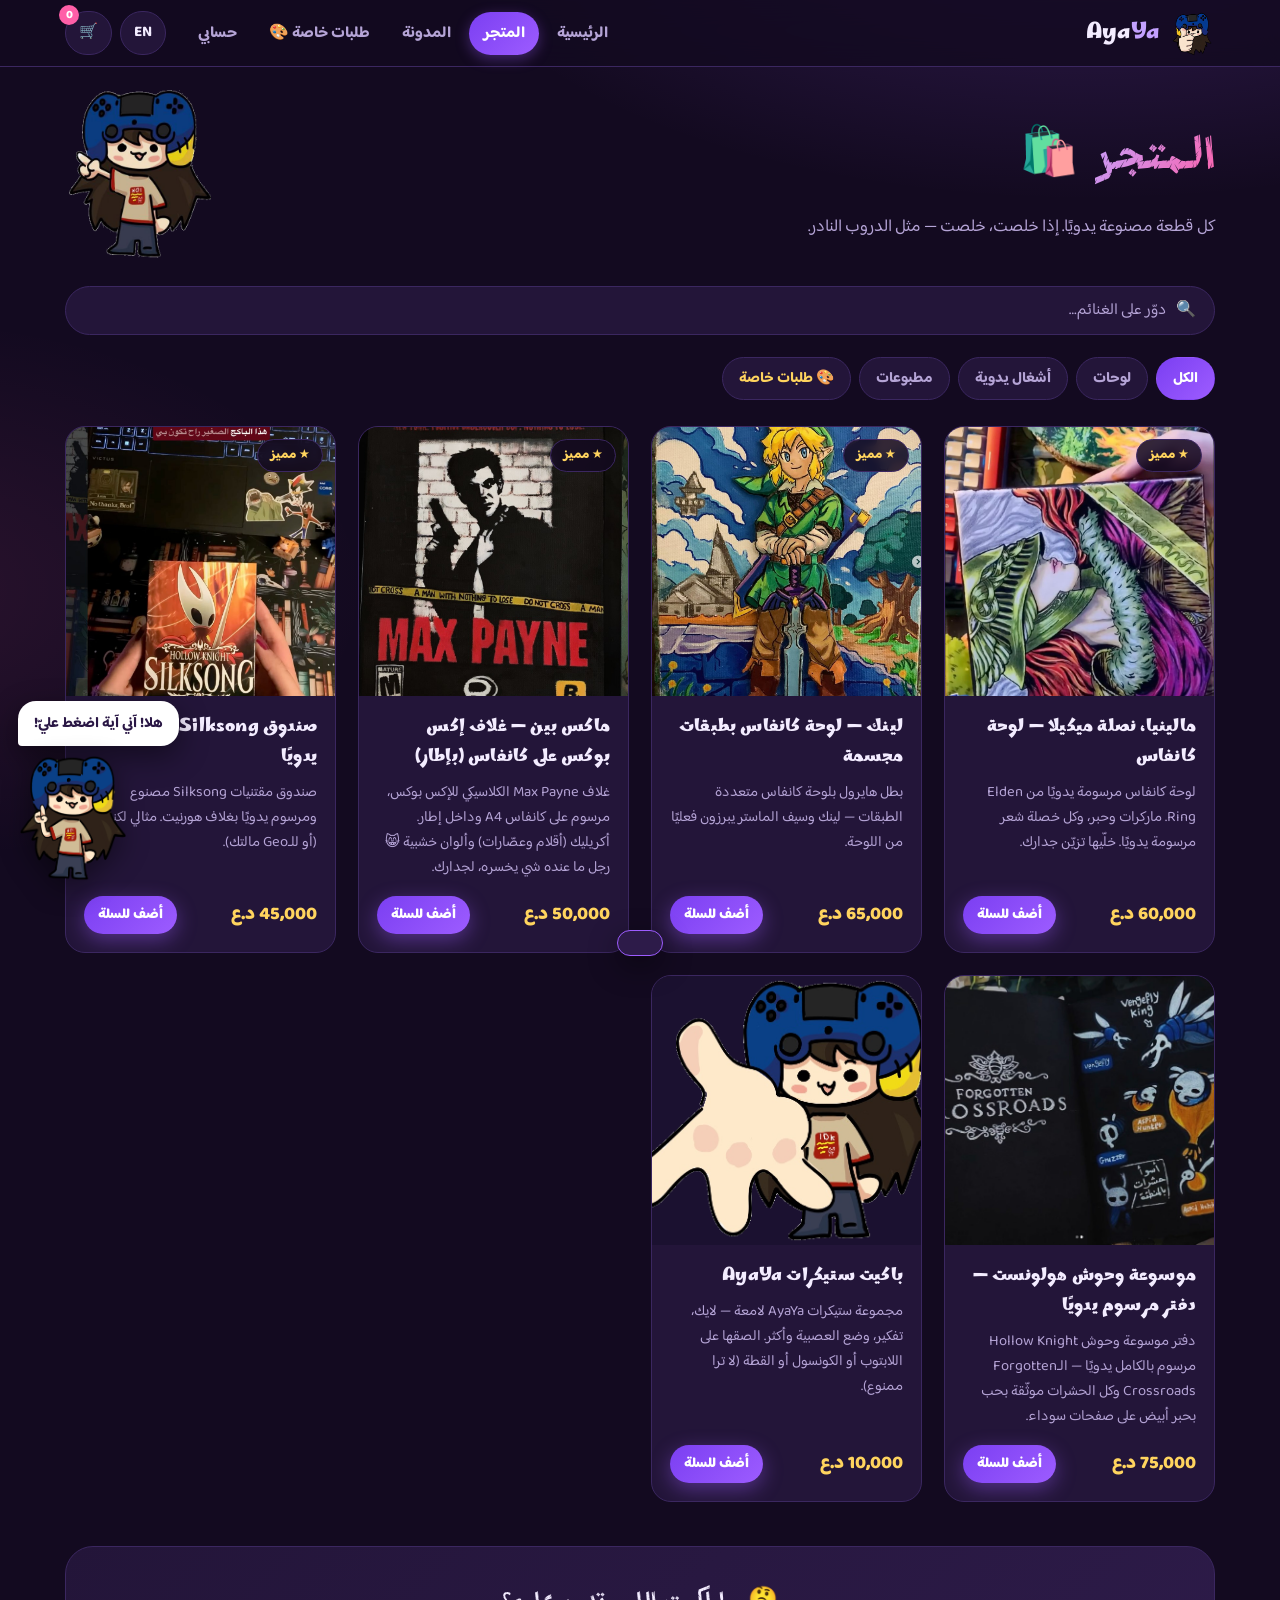
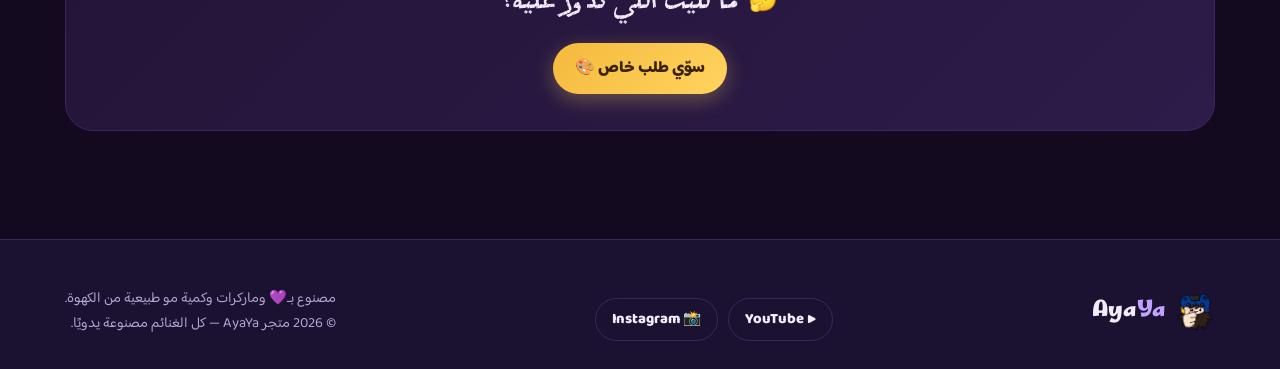
<file: store.html>
<!DOCTYPE html>
<html lang="ar" dir="rtl">
<head>
  <meta charset="UTF-8">
  <meta name="viewport" content="width=device-width, initial-scale=1.0">
  <title>Store — AyaYa Store</title>
  <link rel="icon" type="image/png" href="assets/img/logo.png">
  <link rel="preconnect" href="https://fonts.googleapis.com">
  <link rel="preconnect" href="https://fonts.gstatic.com" crossorigin>
  <link href="https://fonts.googleapis.com/css2?family=Baloo+2:wght@500;700;800&family=Baloo+Bhaijaan+2:wght@500;700;800&family=Marhey:wght@400;500;700&family=Press+Start+2P&display=swap" rel="stylesheet">
  <link rel="stylesheet" href="assets/css/style.css">
</head>
<body>
  <header class="site" id="site-header"></header>

  <main>
    <section class="page-hero">
      <div class="container" style="position:relative">
        <h1><span class="grad" data-i18n="storeTitle"></span> 🛍️</h1>
        <p data-i18n="storeSub"></p>
        <img class="corner-oc" data-img="storeCorner" src="assets/img/oc-pointing.png" alt="">
      </div>
    </section>

    <section class="block" style="padding-top:10px">
      <div class="container">
        <div class="searchbar">🔍 <input id="search" autocomplete="off"></div>
        <div class="pills" id="cat-pills"></div>
        <div class="grid" id="product-grid"></div>
        <div class="empty-note" id="no-results" style="display:none">
          <img data-img="cartEmpty" src="assets/img/oc-thinking.png" alt="">
          <p><b data-i18n="noResults"></b></p>
        </div>

        <div class="about-strip reveal shown" style="margin-top:44px;text-align:center;display:block">
          <h2 style="margin-bottom:8px">🤔 <span id="co-banner-text"></span></h2>
          <a class="btn btn-gold" href="custom.html" id="co-banner-btn" style="margin-top:10px"></a>
        </div>
      </div>
    </section>
  </main>

  <footer class="site" id="site-footer"></footer>

  <script src="assets/js/data.js"></script>
  <script src="assets/js/main.js"></script>
  <script>
    const CATS = ["all", "paintings", "crafts", "prints"];
    let activeCat = "all";
    let query = "";

    function productCard(p) {
      const badge = !p.inStock
        ? `<span class="badge soldout">${t("soldOut")}</span>`
        : (p.featured ? `<span class="badge">${t("featBadge")}</span>` : "");
      const cover = (p.images && p.images.length) ? p.images[0] : p.img;
      const url = `product.html?id=${encodeURIComponent(p.id)}`;
      return `<article class="card reveal shown">
        <a class="thumb" href="${url}" style="display:block"><img src="${esc(cover)}" alt="${esc(loc(p, "name"))}" loading="lazy">${badge}</a>
        <div class="card-body">
          <h3><a href="${url}" style="color:inherit">${esc(loc(p, "name"))}</a></h3>
          <p class="desc">${esc(loc(p, "desc"))}</p>
          <div class="card-foot">
            <span class="price">${money(p.price)}</span>
            ${p.inStock
              ? `<button class="btn btn-primary btn-sm" onclick="addToCart('${p.id}')">${t("addToCart")}</button>`
              : `<a class="btn btn-gold btn-sm" href="custom.html">${t("orderCustom")}</a>`}
          </div>
        </div>
      </article>`;
    }

    function renderStore() {
      document.querySelectorAll("[data-i18n]").forEach(el => { el.textContent = t(el.dataset.i18n); });
      document.getElementById("search").placeholder = t("searchPh");

      document.getElementById("cat-pills").innerHTML = CATS.map(c =>
        `<button class="pill${c === activeCat ? " active" : ""}" data-cat="${c}">${c === "all" ? t("allCat") : t(c)}</button>`
      ).join("") + `<a class="pill" href="custom.html" style="color:var(--gold)">🎨 ${t("commissions")}</a>`;
      document.querySelectorAll("[data-cat]").forEach(b => b.addEventListener("click", () => {
        activeCat = b.dataset.cat; renderStore();
      }));

      const q = query.trim().toLowerCase();
      const items = getProducts().filter(p => {
        const inCat = activeCat === "all" || p.category === activeCat;
        const text = (loc(p, "name") + " " + loc(p, "desc") + " " + (p.en?.name || "") + " " + (p.ar?.name || "")).toLowerCase();
        return inCat && (!q || text.includes(q));
      });

      document.getElementById("co-banner-text").textContent = t("coStoreBanner");
      document.getElementById("co-banner-btn").textContent = t("coStoreBannerBtn");
      document.getElementById("product-grid").innerHTML = items.map(productCard).join("");
      const none = document.getElementById("no-results");
      none.style.display = items.length ? "none" : "block";
      if (!items.length && q) mascotSay(t("mascotSearchEmpty"), "mascotThinking");
      applyImages();
    }

    document.getElementById("search").addEventListener("input", e => { query = e.target.value; renderStore(); });
    window.onLangChange = renderStore;
    document.addEventListener("DOMContentLoaded", renderStore);
  </script>
</body>
</html>
</file>
<file: assets/css/style.css>
/* ============================================
   AyaYa Store — Vex-purple, cozy & fun
   ============================================ */
:root {
  --bg: #130a20;
  --bg-2: #1b1130;
  --panel: #231539;
  --panel-2: #2d1b49;
  --line: #3b2760;
  --purple: #9d5cff;
  --purple-deep: #7b3ff2;
  --purple-soft: #c3a1ff;
  --magenta: #ff5fa8;
  --gold: #ffd45e;
  --teal: #5eead4;
  --text: #f3ecff;
  --muted: #b5a4d6;
  --shadow: 0 10px 30px rgba(0, 0, 0, .45);
  --r: 20px;
  --font-latin: "Baloo 2", "Baloo Bhaijaan 2", system-ui, sans-serif;
  --font-ar: "Baloo Bhaijaan 2", "Baloo 2", system-ui, sans-serif;
}

* { margin: 0; padding: 0; box-sizing: border-box; }

html { scroll-behavior: smooth; }

body {
  background:
    radial-gradient(1100px 500px at 85% -100px, rgba(157, 92, 255, .22), transparent 60%),
    radial-gradient(900px 500px at -10% 30%, rgba(255, 95, 168, .10), transparent 55%),
    var(--bg);
  color: var(--text);
  font-family: var(--font-latin);
  min-height: 100vh;
  overflow-x: hidden;
}

html[lang="ar"] body { font-family: var(--font-ar); }

/* ZYAEA Celestial — big-title display font (Arabic only; Latin falls back to Marhey) */
@font-face {
  font-family: "ZyaeaCelestial";
  src: url("../fonts/ZYAEA-Celestial.ttf") format("truetype");
  font-weight: 400;
  font-display: swap;
}

/* hand-drawn display font for headings (Arabic + Latin) */
h1, h2, h3,
.brand span,
.page-hero h1,
.section-head h2 {
  font-family: "Marhey", "Baloo Bhaijaan 2", "Baloo 2", cursive;
  letter-spacing: .2px;
}

/* big titles use ZYAEA Celestial */
h1, h2,
.page-hero h1,
.hero h1,
.section-head h2,
.zone-head h2 {
  font-family: "ZyaeaCelestial", "Marhey", "Baloo Bhaijaan 2", "Baloo 2", cursive;
  font-weight: 400;
}

/* retro pixel accents (Latin/digits only — Arabic falls back) */
.pixel-font {
  font-family: "Press Start 2P", monospace;
  letter-spacing: 0;
  line-height: 1.6;
}

::selection { background: var(--purple); color: #fff; }

img { max-width: 100%; display: block; }

a { color: var(--purple-soft); text-decoration: none; }

.container { width: min(1150px, 92%); margin-inline: auto; }

/* ---------- Header ---------- */
header.site {
  position: sticky; top: 0; z-index: 100;
  background: rgba(19, 10, 32, .82);
  backdrop-filter: blur(14px);
  -webkit-backdrop-filter: blur(14px);
  border-bottom: 1px solid var(--line);
}

.nav {
  display: flex; align-items: center; gap: 18px;
  padding: 10px 0;
}

.brand {
  display: flex; align-items: center; gap: 10px;
  font-weight: 800; font-size: 1.35rem; color: var(--text);
}

.brand img {
  width: 46px; height: 46px; object-fit: contain;
  transition: transform .35s cubic-bezier(.34, 1.56, .64, 1);
}

.brand:hover img { transform: rotate(-12deg) scale(1.15); }

.brand .ya { color: var(--purple-soft); }

.nav-links {
  display: flex; gap: 4px; margin-inline-start: auto;
  align-items: center;
}

.nav-links a {
  padding: 8px 14px; border-radius: 999px;
  color: var(--muted); font-weight: 700; font-size: .98rem;
  transition: .2s;
}

.nav-links a:hover { color: var(--text); background: var(--panel-2); }

.nav-links a.active { color: #fff; background: linear-gradient(135deg, var(--purple-deep), var(--purple)); box-shadow: 0 4px 14px rgba(157, 92, 255, .35); }

.nav-actions { display: flex; align-items: center; gap: 8px; }

.lang-btn, .cart-btn {
  border: 1px solid var(--line); background: var(--panel);
  color: var(--text); font-family: inherit; font-weight: 700;
  padding: 8px 13px; border-radius: 999px; cursor: pointer;
  font-size: .95rem; transition: .2s; position: relative;
}

.lang-btn:hover, .cart-btn:hover { border-color: var(--purple); transform: translateY(-2px); }

.cart-count {
  position: absolute; top: -7px; inset-inline-end: -7px;
  background: var(--magenta); color: #fff;
  font-size: .72rem; font-weight: 800;
  min-width: 20px; height: 20px; border-radius: 999px;
  display: grid; place-items: center; padding: 0 5px;
  transition: transform .25s cubic-bezier(.34, 1.8, .64, 1);
}

.cart-count.pop { transform: scale(1.5); }

.burger { display: none; }

/* ---------- Buttons ---------- */
.btn {
  display: inline-flex; align-items: center; gap: 8px; justify-content: center;
  font-family: inherit; font-weight: 800; font-size: 1rem;
  padding: 12px 22px; border-radius: 999px; border: none; cursor: pointer;
  transition: transform .18s cubic-bezier(.34, 1.56, .64, 1), box-shadow .2s, filter .2s;
}

.btn:active { transform: scale(.94); }

.btn-primary {
  background: linear-gradient(135deg, var(--purple-deep), var(--purple));
  color: #fff; box-shadow: 0 6px 20px rgba(157, 92, 255, .4);
}

.btn-primary:hover { transform: translateY(-3px); box-shadow: 0 10px 26px rgba(157, 92, 255, .55); }

.btn-gold {
  background: linear-gradient(135deg, #f5b93d, var(--gold));
  color: #3a2405; box-shadow: 0 6px 20px rgba(255, 212, 94, .3);
}

.btn-gold:hover { transform: translateY(-3px); }

.btn-ghost {
  background: transparent; color: var(--purple-soft);
  border: 2px solid var(--line);
}

.btn-ghost:hover { border-color: var(--purple); color: #fff; transform: translateY(-3px); }

.btn-danger { background: #47203a; color: #ff9cc4; }
.btn-sm { padding: 7px 14px; font-size: .88rem; }

/* ---------- Hero ---------- */
.hero {
  position: relative; overflow: hidden;
  padding: 64px 0 90px;
}

.hero-grid {
  display: grid; grid-template-columns: 1.15fr .85fr;
  gap: 30px; align-items: center;
}

.hero h1 {
  font-size: clamp(2.3rem, 5.5vw, 4rem);
  line-height: 1.12; font-weight: 800;
}

.hero h1 .grad {
  background: linear-gradient(120deg, var(--purple-soft), var(--magenta) 60%, var(--gold));
  -webkit-background-clip: text; background-clip: text; color: transparent;
}

.hero p.sub { color: var(--muted); font-size: 1.15rem; margin: 18px 0 28px; max-width: 34rem; }

.hero-cta { display: flex; gap: 14px; flex-wrap: wrap; }

.hero-art { position: relative; text-align: center; }

.hero-art .mascot-main {
  width: min(380px, 80%); margin-inline: auto;
  filter: drop-shadow(0 24px 34px rgba(0, 0, 0, .5));
  animation: bob 4.5s ease-in-out infinite;
}

@keyframes bob {
  0%, 100% { transform: translateY(0) rotate(-1.5deg); }
  50% { transform: translateY(-16px) rotate(1.5deg); }
}

.hero-art .halo {
  position: absolute; inset: 8% 12%; z-index: -1;
  background: radial-gradient(circle, rgba(157, 92, 255, .35), transparent 65%);
  filter: blur(10px);
  animation: pulse 5s ease-in-out infinite;
}

@keyframes pulse { 50% { opacity: .55; transform: scale(1.08); } }

.floaty {
  position: absolute; font-size: 1.7rem; opacity: .8;
  animation: floaty 7s ease-in-out infinite;
  user-select: none; pointer-events: none;
}

@keyframes floaty {
  0%, 100% { transform: translateY(0) rotate(-8deg); }
  50% { transform: translateY(-22px) rotate(10deg); }
}

/* ---------- Marquee ---------- */
.marquee {
  border-block: 1px solid var(--line);
  background: var(--bg-2);
  overflow: hidden; white-space: nowrap; direction: ltr;
  padding: 8px 0; font-weight: 800; color: var(--purple-soft);
  line-height: 2; /* room for Arabic ascenders & diacritics */
}

.marquee-track { display: inline-block; animation: marquee 30s linear infinite; }

/* each phrase is bidi-isolated so Arabic renders intact inside the LTR ticker */
.marquee span {
  display: inline-block;
  unicode-bidi: isolate;
  padding: 0 30px;
}

@keyframes marquee { to { transform: translateX(-50%); } }

/* on the Arabic site the ticker flows the natural RTL way */
html[dir="rtl"] .marquee-track { animation-name: marquee-rtl; }

@keyframes marquee-rtl {
  from { transform: translateX(-50%); }
  to { transform: translateX(0); }
}

/* ---------- Sections ---------- */
section.block { padding: 68px 0; }

.section-head { display: flex; align-items: end; justify-content: space-between; gap: 16px; margin-bottom: 30px; }

.section-head h2 { font-size: clamp(1.6rem, 3vw, 2.2rem); font-weight: 800; }

.section-head h2 .emoji { display: inline-block; animation: wiggle 3s ease-in-out infinite; }

@keyframes wiggle { 0%, 100% { transform: rotate(-8deg); } 50% { transform: rotate(10deg); } }

.section-head p { color: var(--muted); }

/* reveal on scroll */
.reveal { opacity: 0; transform: translateY(26px); transition: opacity .6s ease, transform .6s cubic-bezier(.22, .9, .3, 1.2); }
.reveal.shown { opacity: 1; transform: none; }

/* ---------- Product grid ---------- */
.grid { display: grid; grid-template-columns: repeat(auto-fill, minmax(255px, 1fr)); gap: 22px; }

.card {
  background: var(--panel); border: 1px solid var(--line);
  border-radius: var(--r); overflow: hidden; position: relative;
  transition: transform .25s, box-shadow .25s, border-color .25s;
  display: flex; flex-direction: column;
}

.card:hover { transform: translateY(-7px); box-shadow: var(--shadow); border-color: var(--purple); }

.card .thumb { position: relative; overflow: hidden; aspect-ratio: 1 / 1; background: var(--bg-2); }

.card .thumb img { width: 100%; height: 100%; object-fit: cover; transition: transform .5s; }

.card:hover .thumb img { transform: scale(1.07) rotate(.5deg); }

.badge {
  position: absolute; top: 12px; inset-inline-start: 12px;
  background: rgba(19, 10, 32, .85); color: var(--gold);
  font-size: .78rem; font-weight: 800; padding: 5px 12px; border-radius: 999px;
  border: 1px solid var(--line); backdrop-filter: blur(4px);
}

.badge.soldout { color: var(--magenta); }

.card-body { padding: 16px 18px 18px; display: flex; flex-direction: column; gap: 8px; flex: 1; }

.card-body h3 { font-size: 1.1rem; font-weight: 800; }

.card-body .desc { color: var(--muted); font-size: .92rem; flex: 1; }

.card-foot { display: flex; align-items: center; justify-content: space-between; margin-top: 8px; }

.price { font-weight: 800; font-size: 1.15rem; color: var(--gold); }

/* category pills */
.pills { display: flex; gap: 8px; flex-wrap: wrap; margin-bottom: 26px; }

.pill {
  background: var(--panel); border: 1px solid var(--line); color: var(--muted);
  font-family: inherit; font-weight: 700; font-size: .92rem;
  padding: 8px 16px; border-radius: 999px; cursor: pointer; transition: .2s;
}

.pill:hover { color: var(--text); transform: translateY(-2px); }

.pill.active {
  background: linear-gradient(135deg, var(--purple-deep), var(--purple));
  color: #fff; border-color: transparent;
}

.searchbar {
  display: flex; align-items: center; gap: 10px;
  background: var(--panel); border: 1px solid var(--line);
  border-radius: 999px; padding: 10px 18px; margin-bottom: 22px;
}

.searchbar input {
  flex: 1; background: none; border: none; outline: none;
  color: var(--text); font-family: inherit; font-size: 1rem;
}

.searchbar input::placeholder { color: var(--muted); }

/* ---------- Blog ---------- */
.post-grid { display: grid; grid-template-columns: repeat(auto-fill, minmax(300px, 1fr)); gap: 24px; }

.post {
  background: var(--panel); border: 1px solid var(--line); border-radius: var(--r);
  overflow: hidden; transition: .25s; display: flex; flex-direction: column;
}

.post:hover { transform: translateY(-6px); border-color: var(--magenta); box-shadow: var(--shadow); }

.post .thumb { aspect-ratio: 16 / 10; overflow: hidden; background: var(--bg-2); }

.post .thumb img { width: 100%; height: 100%; object-fit: cover; transition: transform .5s; }

.post:hover .thumb img { transform: scale(1.06); }

.post-body { padding: 18px 20px 20px; display: flex; flex-direction: column; gap: 10px; flex: 1; }

.post-body time { color: var(--muted); font-size: .85rem; font-weight: 700; }

.post-body h3 { font-size: 1.2rem; }

.post-body p { color: var(--muted); font-size: .95rem; flex: 1; }

.tag {
  display: inline-block; background: var(--panel-2); color: var(--purple-soft);
  font-size: .78rem; font-weight: 800; padding: 4px 12px; border-radius: 999px;
}

.yt-embed { aspect-ratio: 16 / 9; border-radius: 14px; overflow: hidden; border: 1px solid var(--line); margin-top: 10px; }

.yt-embed iframe { width: 100%; height: 100%; border: 0; display: block; }

/* ---------- Blog zones ---------- */
.zone { padding: 34px 0 10px; }

.zone-head { display: flex; align-items: center; gap: 14px; margin-bottom: 6px; flex-wrap: wrap; }

.zone-head h2 { font-size: clamp(1.5rem, 3vw, 2.1rem); }

.zone-head p { color: var(--muted); width: 100%; margin-top: 2px; }

/* YouTube corner = retro game vibes */
.yt-zone {
  border: 3px solid var(--purple);
  border-radius: 18px;
  padding: 26px clamp(14px, 3vw, 30px) 30px;
  background:
    linear-gradient(rgba(157, 92, 255, .05), transparent 40%),
    repeating-linear-gradient(0deg, transparent 0 3px, rgba(157, 92, 255, .045) 3px 4px),
    var(--bg-2);
  box-shadow: 6px 6px 0 rgba(123, 63, 242, .35);
  position: relative;
}

.yt-zone .pixel-tag {
  font-family: "Press Start 2P", monospace;
  font-size: .6rem; color: var(--gold);
}

.new-badge {
  display: inline-flex; align-items: center; gap: 8px;
  background: var(--magenta); color: #fff;
  font-family: "Press Start 2P", "Baloo Bhaijaan 2", monospace;
  font-size: .6rem; font-weight: 400;
  padding: 8px 12px; border-radius: 4px;
  box-shadow: 3px 3px 0 rgba(0, 0, 0, .45);
  animation: blink 1.1s steps(2, start) infinite;
  text-transform: uppercase;
}

@keyframes blink { 50% { opacity: .35; } }

.yt-latest {
  background: var(--panel); border: 2px solid var(--line);
  border-radius: 14px; padding: 18px; margin: 16px 0 22px;
}

.yt-latest h3 { font-size: 1.3rem; margin: 10px 0 6px; }

.yt-latest .yt-embed { max-width: 760px; }

.ig-embed {
  border-radius: 14px; overflow: hidden; border: 1px solid var(--line);
  margin-top: 10px; background: #fff; max-width: 400px; align-self: center; width: 100%;
}

.ig-embed iframe { width: 100%; height: 480px; border: 0; display: block; }

/* ---------- Product page ---------- */
.product-wrap { display: grid; grid-template-columns: 1.05fr .95fr; gap: 40px; padding: 40px 0 20px; align-items: start; }

.gallery-main {
  border-radius: 24px; overflow: hidden; border: 1px solid var(--line);
  background: var(--bg-2); aspect-ratio: 1 / 1; position: relative; cursor: zoom-in;
}

.gallery-main img { width: 100%; height: 100%; object-fit: cover; transition: transform .4s; }

.gallery-main:hover img { transform: scale(1.04); }

.gallery-thumbs { display: flex; gap: 10px; margin-top: 12px; flex-wrap: wrap; }

.gallery-thumbs img {
  width: 74px; height: 74px; object-fit: cover; border-radius: 14px;
  border: 2px solid var(--line); cursor: pointer; transition: .2s; opacity: .7;
}

.gallery-thumbs img:hover { transform: translateY(-3px); opacity: 1; }

.gallery-thumbs img.active { border-color: var(--purple); opacity: 1; box-shadow: 0 4px 14px rgba(157, 92, 255, .35); }

.product-info h1 { font-size: clamp(1.6rem, 3.4vw, 2.4rem); line-height: 1.2; }

.product-info .price { font-size: 1.9rem; display: block; margin: 14px 0; }

.product-info .desc { color: var(--muted); font-size: 1.08rem; line-height: 1.75; margin-bottom: 22px; }

.product-meta { display: flex; gap: 10px; margin: 14px 0 22px; flex-wrap: wrap; }

.qty-picker { display: inline-flex; align-items: center; gap: 14px; background: var(--panel); border: 1px solid var(--line); border-radius: 999px; padding: 8px 16px; }

.qty-picker button { width: 30px; height: 30px; border-radius: 10px; border: 1px solid var(--line); background: var(--panel-2); color: var(--text); font-weight: 800; cursor: pointer; font-size: 1.05rem; }

.lightbox {
  position: fixed; inset: 0; z-index: 400; background: rgba(10, 5, 20, .92);
  display: none; place-items: center; cursor: zoom-out; padding: 4vh 4vw;
}

.lightbox.open { display: grid; }

.lightbox img { max-width: 100%; max-height: 92vh; border-radius: 18px; box-shadow: var(--shadow); }

@media (max-width: 860px) {
  .product-wrap { grid-template-columns: 1fr; gap: 24px; }
}

/* ---------- Admin: texts editor ---------- */
.texts-row {
  display: grid; grid-template-columns: 170px 1fr 1fr; gap: 10px;
  padding: 10px 0; border-bottom: 1px solid var(--line); align-items: center;
}

.texts-row .tkey { color: var(--purple-soft); font-size: .82rem; font-weight: 800; word-break: break-all; }

.texts-row input, .texts-row textarea {
  width: 100%; background: var(--bg-2); border: 1px solid var(--line); border-radius: 10px;
  padding: 8px 12px; color: var(--text); font-family: inherit; font-size: .92rem; outline: none;
}

.texts-row input:focus { border-color: var(--purple); }

.texts-row input.changed { border-color: var(--gold); }

.img-slot-row {
  display: flex; align-items: center; gap: 16px; padding: 12px 0; border-bottom: 1px solid var(--line);
  flex-wrap: wrap;
}

.img-slot-row img { width: 64px; height: 64px; object-fit: contain; border-radius: 12px; background: var(--bg-2); border: 1px solid var(--line); }

.img-slot-row .slot-name { flex: 1; font-weight: 700; min-width: 160px; }

@media (max-width: 720px) {
  .texts-row { grid-template-columns: 1fr; gap: 6px; }
}

/* ---------- Modal / drawer ---------- */
.overlay {
  position: fixed; inset: 0; z-index: 200;
  background: rgba(10, 5, 20, .7); backdrop-filter: blur(4px);
  opacity: 0; pointer-events: none; transition: opacity .25s;
}

.overlay.open { opacity: 1; pointer-events: auto; }

.drawer {
  position: fixed; top: 0; inset-inline-end: 0; z-index: 210;
  width: min(420px, 94vw); height: 100dvh;
  background: var(--bg-2); border-inline-start: 1px solid var(--line);
  transform: translateX(calc(var(--dir, 1) * 105%));
  transition: transform .35s cubic-bezier(.22, .9, .3, 1);
  display: flex; flex-direction: column;
}

html[dir="rtl"] .drawer { --dir: -1; }

.drawer.open { transform: none; }

.drawer-head { display: flex; align-items: center; justify-content: space-between; padding: 18px 22px; border-bottom: 1px solid var(--line); }

.drawer-head h3 { font-size: 1.25rem; }

.icon-btn { background: none; border: none; color: var(--muted); font-size: 1.4rem; cursor: pointer; transition: .2s; }

.icon-btn:hover { color: #fff; transform: rotate(90deg); }

.drawer-body { flex: 1; overflow-y: auto; padding: 18px 22px; display: flex; flex-direction: column; gap: 14px; }

.cart-item { display: flex; gap: 12px; background: var(--panel); border: 1px solid var(--line); border-radius: 14px; padding: 10px; }

.cart-item img { width: 64px; height: 64px; border-radius: 10px; object-fit: cover; }

.cart-item .ci-info { flex: 1; }

.cart-item h4 { font-size: .95rem; }

.cart-item .ci-price { color: var(--gold); font-weight: 800; font-size: .92rem; }

.qty { display: inline-flex; align-items: center; gap: 10px; margin-top: 4px; }

.qty button {
  width: 26px; height: 26px; border-radius: 8px; border: 1px solid var(--line);
  background: var(--panel-2); color: var(--text); font-weight: 800; cursor: pointer;
}

.drawer-foot { padding: 18px 22px; border-top: 1px solid var(--line); display: flex; flex-direction: column; gap: 12px; }

.total-row { display: flex; justify-content: space-between; font-weight: 800; font-size: 1.15rem; }

.empty-note { text-align: center; color: var(--muted); padding: 30px 10px; }

.empty-note img { width: 130px; margin: 0 auto 12px; opacity: .9; }

/* ---------- Forms ---------- */
.auth-wrap { display: grid; grid-template-columns: 1fr 1fr; gap: 40px; align-items: center; padding: 60px 0; }

.form-card {
  background: var(--panel); border: 1px solid var(--line); border-radius: 24px;
  padding: 34px; box-shadow: var(--shadow);
}

.form-card h2 { margin-bottom: 6px; }

.form-card .hint { color: var(--muted); margin-bottom: 22px; font-size: .95rem; }

.field { margin-bottom: 16px; }

.field label { display: block; font-weight: 700; font-size: .92rem; margin-bottom: 6px; color: var(--purple-soft); }

.field input, .field textarea, .field select {
  width: 100%; background: var(--bg-2); border: 1px solid var(--line);
  border-radius: 14px; padding: 12px 16px; color: var(--text);
  font-family: inherit; font-size: 1rem; outline: none; transition: .2s;
}

.field input:focus, .field textarea:focus, .field select:focus { border-color: var(--purple); box-shadow: 0 0 0 3px rgba(157, 92, 255, .2); }

.form-msg { font-weight: 700; font-size: .95rem; min-height: 1.4em; }
.form-msg.err { color: #ff8ab5; }
.form-msg.ok { color: var(--teal); }

.switch-auth { text-align: center; margin-top: 14px; color: var(--muted); }
.switch-auth a { font-weight: 800; cursor: pointer; }

/* ---------- Mascot helper ---------- */
#mascot-helper {
  position: fixed; bottom: 18px; inset-inline-end: 18px; z-index: 150;
  display: flex; flex-direction: column; align-items: flex-end; gap: 8px;
  pointer-events: none;
}

#mascot-helper img {
  width: 110px; cursor: pointer; pointer-events: auto;
  filter: drop-shadow(0 8px 14px rgba(0, 0, 0, .45));
  transition: transform .3s cubic-bezier(.34, 1.56, .64, 1);
  animation: mascot-in .5s cubic-bezier(.34, 1.56, .64, 1);
}

#mascot-helper img:hover { transform: scale(1.12) rotate(-4deg); }

@keyframes mascot-in { from { transform: translateY(120px) scale(.6); opacity: 0; } }

#mascot-bubble {
  background: #fff; color: #2a1745; font-weight: 700; font-size: .92rem;
  padding: 10px 16px; border-radius: 18px; border-end-end-radius: 4px;
  max-width: 230px; box-shadow: var(--shadow);
  opacity: 0; transform: translateY(10px) scale(.9); transition: .3s cubic-bezier(.34, 1.56, .64, 1);
  pointer-events: none;
}

#mascot-bubble.show { opacity: 1; transform: none; }

/* ---------- Toast ---------- */
#toast {
  position: fixed; bottom: 24px; left: 50%; transform: translate(-50%, 80px);
  background: var(--panel-2); border: 1px solid var(--purple);
  color: var(--text); font-weight: 700; padding: 12px 22px; border-radius: 999px;
  z-index: 300; transition: transform .35s cubic-bezier(.34, 1.56, .64, 1); box-shadow: var(--shadow);
}

#toast.show { transform: translate(-50%, 0); }

/* ---------- About strip ---------- */
.about-strip {
  display: grid; grid-template-columns: auto 1fr; gap: 34px; align-items: center;
  background: linear-gradient(135deg, var(--panel), var(--panel-2));
  border: 1px solid var(--line); border-radius: 28px; padding: 36px 40px;
  position: relative; overflow: hidden;
}

.about-strip::after {
  content: ""; position: absolute; top: -30px; inset-inline-end: 10px;
  font-size: 9rem; color: rgba(157, 92, 255, .12); pointer-events: none;
}

.about-strip img { width: 190px; filter: drop-shadow(0 10px 18px rgba(0, 0, 0, .4)); }

.about-strip h2 { margin-bottom: 10px; }

.about-strip p { color: var(--muted); line-height: 1.7; max-width: 46rem; }

.socials { display: flex; gap: 10px; margin-top: 18px; flex-wrap: wrap; }

.socials a {
  display: inline-flex; align-items: center; gap: 8px;
  background: var(--bg-2); border: 1px solid var(--line); border-radius: 999px;
  padding: 8px 16px; font-weight: 800; font-size: .92rem; color: var(--text); transition: .2s;
}

.socials a:hover { border-color: var(--purple); transform: translateY(-3px) rotate(-1.5deg); }

/* ---------- Footer ---------- */
footer.site {
  border-top: 1px solid var(--line); background: var(--bg-2);
  padding: 40px 0 28px; margin-top: 40px;
}

.foot-grid { display: flex; align-items: center; justify-content: space-between; gap: 20px; flex-wrap: wrap; }

.foot-grid .brand img { width: 40px; height: 40px; }

footer .note { color: var(--muted); font-size: .9rem; }

/* ---------- Admin ---------- */
.admin-tabs { display: flex; gap: 8px; margin-bottom: 24px; flex-wrap: wrap; }

.table-wrap { overflow-x: auto; background: var(--panel); border: 1px solid var(--line); border-radius: var(--r); }

table.admin { width: 100%; border-collapse: collapse; min-width: 600px; }

table.admin th, table.admin td { padding: 12px 16px; text-align: start; border-bottom: 1px solid var(--line); }

table.admin th { color: var(--purple-soft); font-size: .85rem; text-transform: uppercase; letter-spacing: .05em; }

table.admin td img { width: 48px; height: 48px; object-fit: cover; border-radius: 10px; }

table.admin tr:hover td { background: rgba(157, 92, 255, .05); }

/* ---------- Sparkle canvas ---------- */
#sparkle-canvas { position: fixed; inset: 0; pointer-events: none; z-index: 90; }

/* ---------- Konami rain ---------- */
.rain-item { position: fixed; top: -60px; z-index: 400; font-size: 2rem; pointer-events: none; animation: rain-fall linear forwards; }

@keyframes rain-fall { to { transform: translateY(110vh) rotate(360deg); } }

/* ---------- Page hero (inner pages) ---------- */
.page-hero { padding: 52px 0 34px; position: relative; }

.page-hero h1 { font-size: clamp(2rem, 4.5vw, 3rem); }

.page-hero h1 .grad {
  background: linear-gradient(120deg, var(--purple-soft), var(--magenta));
  -webkit-background-clip: text; background-clip: text; color: transparent;
}

.page-hero p { color: var(--muted); margin-top: 10px; font-size: 1.08rem; max-width: 40rem; }

.page-hero .corner-oc { position: absolute; inset-inline-end: 0; bottom: -20px; width: 150px; opacity: .95; animation: bob 5s ease-in-out infinite; }

/* ---------- Responsive ---------- */
@media (max-width: 860px) {
  .hero-grid, .auth-wrap { grid-template-columns: 1fr; }
  .hero { padding: 40px 0 60px; }
  .hero-art { order: -1; }
  .hero-art .mascot-main { width: min(260px, 62%); }
  .about-strip { grid-template-columns: 1fr; text-align: center; }
  .about-strip img { margin-inline: auto; }
  .socials { justify-content: center; }
  .page-hero .corner-oc { display: none; }

  .burger { display: block; background: none; border: none; color: var(--text); font-size: 1.6rem; cursor: pointer; }
  .nav-links {
    position: fixed; top: 67px; inset-inline: 0;
    background: var(--bg-2); border-bottom: 1px solid var(--line);
    flex-direction: column; align-items: stretch; padding: 14px;
    display: none;
  }
  .nav-links.open { display: flex; }
  .nav-links a { text-align: center; padding: 13px; }
  #mascot-helper img { width: 84px; }
}
</file>
